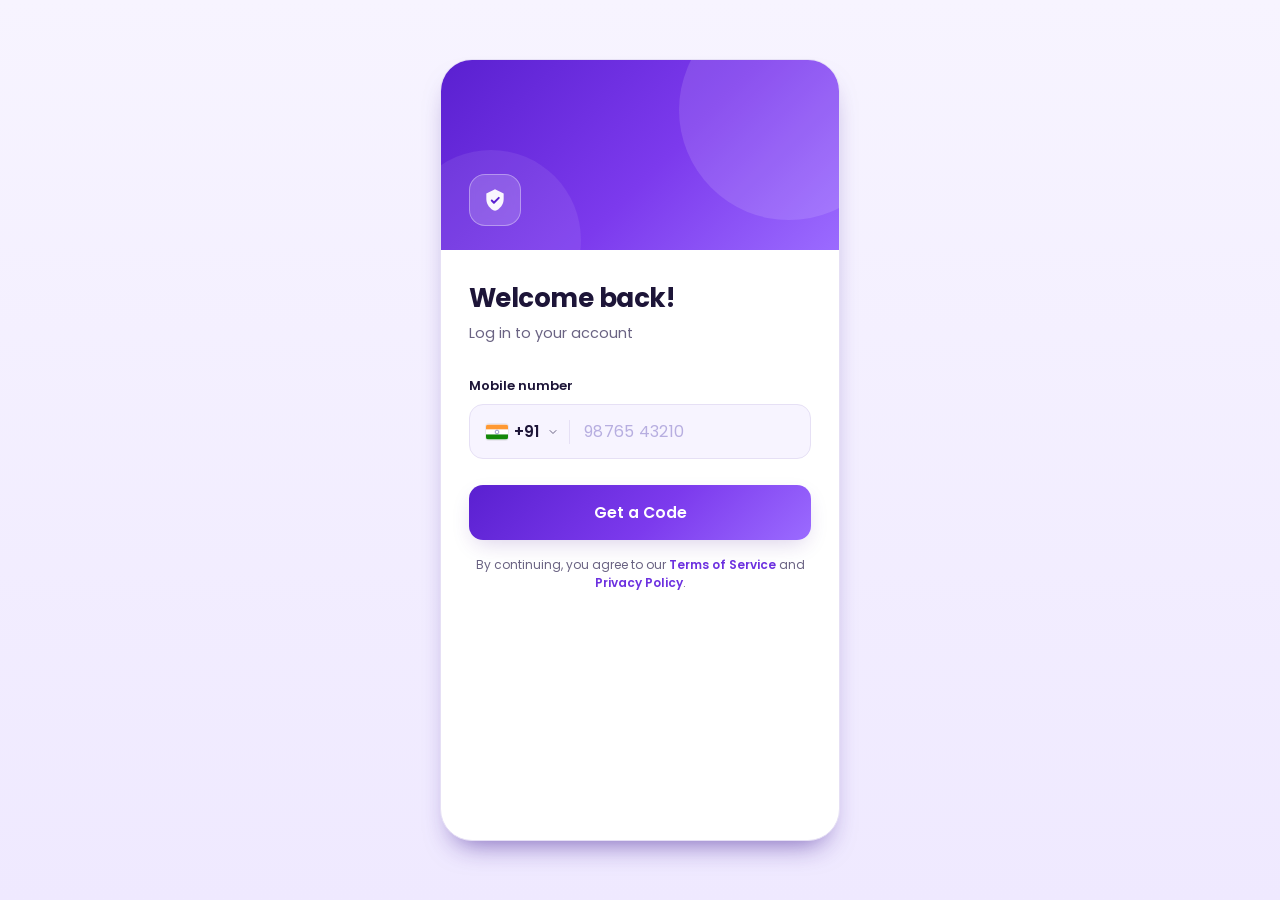
<file: index.html>
<!DOCTYPE html>
<html lang="en">
<head>
<meta charset="UTF-8" />
<meta name="viewport" content="width=device-width, initial-scale=1.0, maximum-scale=1, user-scalable=no" />
<title>Sign In</title>
<link rel="preconnect" href="https://fonts.googleapis.com">
<link rel="preconnect" href="https://fonts.gstatic.com" crossorigin>
<link href="https://fonts.googleapis.com/css2?family=Poppins:wght@400;500;600;700;800&family=Open+Sans:wght@400;500;600&display=swap" rel="stylesheet">
<link rel="stylesheet" href="style.css" />
</head>
<body>
  
  <div id="page-loader" class="page-loader" style="display: none;">
  <div class="spinner"></div>
</div>


<div class="phone-frame">
  <div class="screens">

    <!-- SCREEN 1: PHONE LOGIN -->
    <section class="screen" id="screen-phone" data-active="true">
      <div class="screen-top">
        <div class="brand-badge">
          <svg width="26" height="26" viewBox="0 0 24 24" fill="none" xmlns="http://www.w3.org/2000/svg">
            <path d="M12 2L4 6V11C4 16 7.5 20.5 12 22C16.5 20.5 20 16 20 11V6L12 2Z" fill="white" fill-opacity="0.95"/>
            <path d="M9 12.5L11 14.5L15.5 10" stroke="#5a20d0" stroke-width="1.8" stroke-linecap="round" stroke-linejoin="round"/>
          </svg>
        </div>
      </div>

      <div class="screen-body">
        <h1 class="title">Welcome back!</h1>
        <p class="subtitle">Log in to your account</p>

        <form id="phone-form" class="form" novalidate>
          <label class="field-label" for="phone-input">Mobile number</label>
          <div class="phone-row">
            <button type="button" class="country-select" id="country-select" aria-haspopup="listbox">
              <span class="flag" aria-hidden="true">
                <svg width="22" height="16" viewBox="0 0 36 24" xmlns="http://www.w3.org/2000/svg">
                  <rect width="36" height="8" y="0" fill="#FF9933"/>
                  <rect width="36" height="8" y="8" fill="#FFFFFF"/>
                  <rect width="36" height="8" y="16" fill="#138808"/>
                  <circle cx="18" cy="12" r="3" fill="none" stroke="#000080" stroke-width="0.6"/>
                </svg>
              </span>
              <span class="dial-code">+91</span>
              <svg class="chev" width="12" height="12" viewBox="0 0 24 24" fill="none"><path d="M6 9l6 6 6-6" stroke="currentColor" stroke-width="2" stroke-linecap="round" stroke-linejoin="round"/></svg>
            </button>
            <div class="divider-vert" aria-hidden="true"></div>
            <input
              type="tel"
              id="phone-input"
              class="phone-input"
              inputmode="numeric"
              placeholder="98765 43210"
              maxlength="10"
              autocomplete="tel-national"
              aria-label="Mobile number"
            />
          </div>
          <p class="field-error" id="phone-error" role="alert"></p>

          <button type="submit" class="btn-primary" id="send-otp-btn">
            <span class="btn-label">Get a Code</span>
            <span class="btn-spinner" aria-hidden="true"></span>
          </button>

          <p class="legal-text">
            By continuing, you agree to our <a href="#">Terms of Service</a> and <a href="#">Privacy Policy</a>.
          </p>
        </form>
      </div>
    </section>

    <!-- SCREEN 2: OTP VERIFICATION -->
    <section class="screen" id="screen-otp" data-active="false">
      <div class="screen-body">
        <button type="button" class="back-btn" id="back-btn" aria-label="Go back">
          <svg width="20" height="20" viewBox="0 0 24 24" fill="none"><path d="M15 18l-6-6 6-6" stroke="currentColor" stroke-width="2.2" stroke-linecap="round" stroke-linejoin="round"/></svg>
        </button>

        <h1 class="title">Enter authorization code</h1>
        <p class="subtitle">
          Enter the 6-digit code we sent to
          <span class="phone-chip" id="sent-to-number">+91 98765 43210</span>
        </p>

        <div class="otp-row" id="otp-row">
          <input type="text" inputmode="numeric" pattern="[0-9]*" maxlength="1" class="otp-box" data-index="0" autocomplete="one-time-code" />
          <input type="text" inputmode="numeric" pattern="[0-9]*" maxlength="1" class="otp-box" data-index="1" />
          <input type="text" inputmode="numeric" pattern="[0-9]*" maxlength="1" class="otp-box" data-index="2" />
          <input type="text" inputmode="numeric" pattern="[0-9]*" maxlength="1" class="otp-box" data-index="3" />
          <input type="text" inputmode="numeric" pattern="[0-9]*" maxlength="1" class="otp-box" data-index="4" />
          <input type="text" inputmode="numeric" pattern="[0-9]*" maxlength="1" class="otp-box" data-index="5" />
        </div>
        <p class="field-error" id="otp-error" role="alert"></p>

        <div class="resend-row">
          <span id="resend-static">Get new code in</span>
          <span class="resend-timer" id="resend-timer">24s</span>
          <button type="button" class="resend-btn" id="resend-btn" disabled>Resend code</button>
        </div>

        <button type="button" class="btn-primary" id="verify-btn" disabled>
          <span class="btn-label">Continue</span>
          <span class="btn-spinner" aria-hidden="true"></span>
        </button>

        <!-- On-screen numeric keypad -->
        <div class="keypad" id="keypad">
          <button type="button" class="key" data-key="1">1</button>
          <button type="button" class="key" data-key="2">2<span>ABC</span></button>
          <button type="button" class="key" data-key="3">3<span>DEF</span></button>
          <button type="button" class="key" data-key="4">4<span>GHI</span></button>
          <button type="button" class="key" data-key="5">5<span>JKL</span></button>
          <button type="button" class="key" data-key="6">6<span>MNO</span></button>
          <button type="button" class="key" data-key="7">7<span>PQRS</span></button>
          <button type="button" class="key" data-key="8">8<span>TUV</span></button>
          <button type="button" class="key" data-key="9">9<span>WXYZ</span></button>
          <button type="button" class="key key-empty" tabindex="-1" aria-hidden="true"></button>
          <button type="button" class="key" data-key="0">0</button>
          <button type="button" class="key key-del" data-key="del" aria-label="Delete">
            <svg width="22" height="22" viewBox="0 0 24 24" fill="none"><path d="M9 6h10a2 2 0 012 2v8a2 2 0 01-2 2H9l-6-6 6-6z" stroke="currentColor" stroke-width="1.8" stroke-linejoin="round"/><path d="M13 10l4 4M17 10l-4 4" stroke="currentColor" stroke-width="1.8" stroke-linecap="round"/></svg>
          </button>
        </div>
      </div>
    </section>

  </div>
</div>

<div class="toast" id="toast"></div>

<script src="script.js"></script>
</body>
</html>
</file>
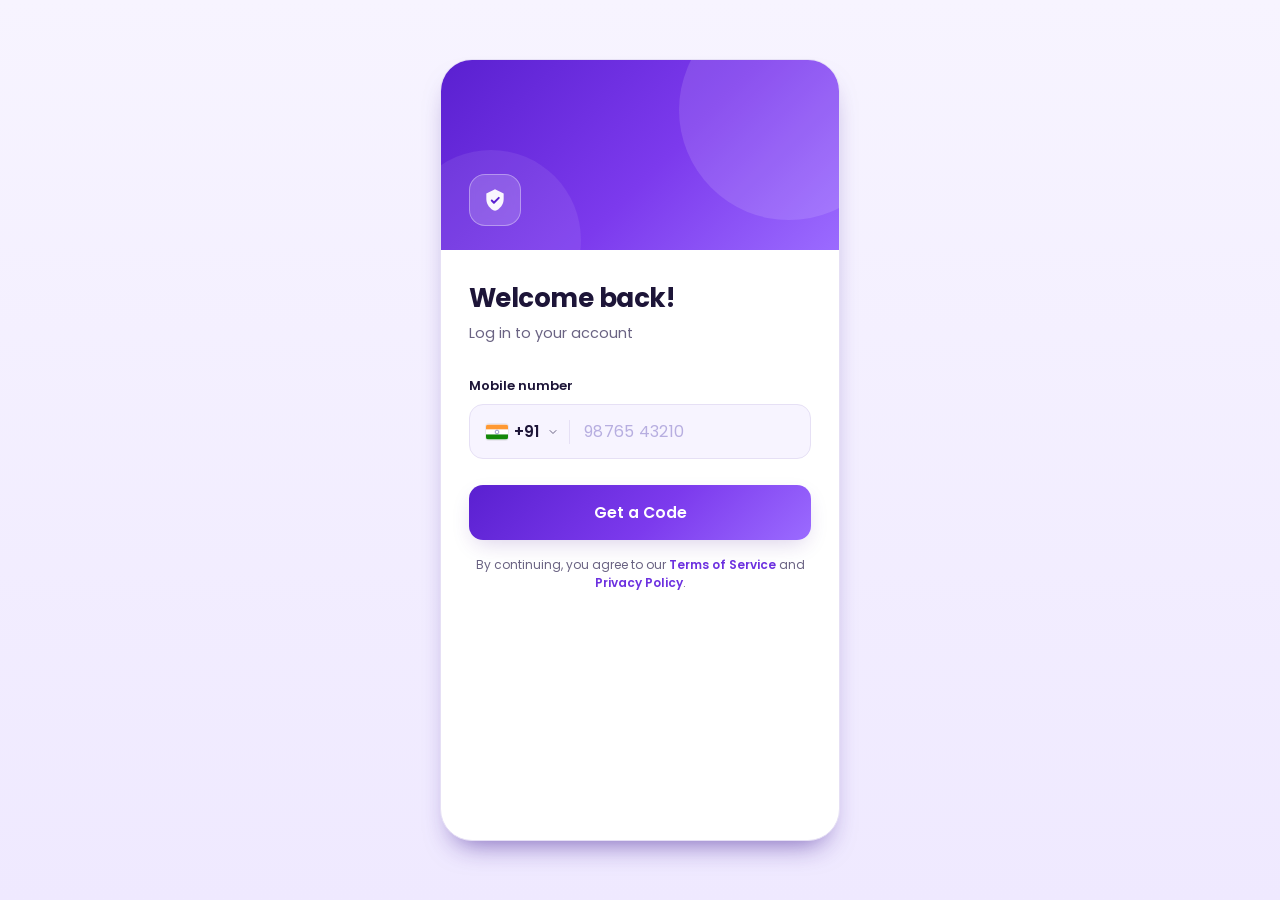
<file: my_profile/index.html>
<!DOCTYPE html>
<html lang="en">
<head>
  <meta charset="UTF-8">
  <meta name="viewport" content="width=device-width, initial-scale=1, viewport-fit=cover">
  <meta name="theme-color" content="#5a20d0">
  <title>Profile</title>
  <link rel="preconnect" href="https://fonts.googleapis.com">
  <link rel="preconnect" href="https://fonts.gstatic.com" crossorigin>
  <link href="https://fonts.googleapis.com/css2?family=Poppins:wght@400;500;600;700&display=swap" rel="stylesheet">
  <link rel="stylesheet" href="profile.css">
</head>
<body>

<!-- Icon sprite -->
<svg width="0" height="0" style="position:absolute" aria-hidden="true">
  <symbol id="i-close" viewBox="0 0 24 24"><path d="M6 6l12 12M18 6L6 18"/></symbol>
  <symbol id="i-pencil" viewBox="0 0 24 24"><path d="M4 20l1-4L16.5 4.5a2 2 0 013 3L8 19l-4 1z"/></symbol>
  <symbol id="i-plus" viewBox="0 0 24 24"><path d="M12 5v14M5 12h14"/></symbol>
  <symbol id="i-receipt" viewBox="0 0 24 24"><path d="M6 3h12v18l-3-2-3 2-3-2-3 2V3zM9 8h6M9 12h6"/></symbol>
  <symbol id="i-gift" viewBox="0 0 24 24"><path d="M4 11h16v9H4zM3 7h18v4H3zM12 7v13M12 7c-1-3-5-3-5-1s3 1 5 1zm0 0c1-3 5-3 5-1s-3 1-5 1z"/></symbol>
  <symbol id="i-chat" viewBox="0 0 24 24"><path d="M4 5h16v11H9l-5 4V5z"/><path d="M8.5 10.5h.01M12 10.5h.01M15.5 10.5h.01"/></symbol>
  <symbol id="i-shield" viewBox="0 0 24 24"><path d="M12 3l8 3v6c0 4.5-3.3 7.8-8 9-4.7-1.2-8-4.5-8-9V6l8-3z"/><path d="M8.5 12l2.5 2.5L15.5 10"/></symbol>
  <symbol id="i-gear" viewBox="0 0 24 24"><circle cx="12" cy="12" r="3"/><path d="M12 3v2.5M12 18.5V21M3 12h2.5M18.5 12H21M5.6 5.6l1.8 1.8M16.6 16.6l1.8 1.8M5.6 18.4l1.8-1.8M16.6 7.4l1.8-1.8"/></symbol>
  <symbol id="i-doc" viewBox="0 0 24 24"><path d="M6 3h8l4 4v14H6V3zM14 3v4h4M9 12h6M9 16h6"/></symbol>
  <symbol id="i-eye" viewBox="0 0 24 24"><path d="M2 12s3.5-6.5 10-6.5S22 12 22 12s-3.5 6.5-10 6.5S2 12 2 12z"/><circle cx="12" cy="12" r="3"/></symbol>
  <symbol id="i-star" viewBox="0 0 24 24"><path d="M12 3.5l2.6 5.4 5.9.8-4.3 4.1 1 5.9L12 17l-5.2 2.7 1-5.9L3.5 9.7l5.9-.8L12 3.5z"/></symbol>
  <symbol id="i-logout" viewBox="0 0 24 24"><path d="M10 4H5v16h5M14 8l4 4-4 4M18 12H9"/></symbol>
  <symbol id="i-chev" viewBox="0 0 24 24"><path d="M9 6l6 6-6 6"/></symbol>
  <symbol id="i-question" viewBox="0 0 24 24"><circle cx="12" cy="12" r="9"/><path d="M9.5 9.5a2.5 2.5 0 115 .5c0 1.5-2.5 2-2.5 3.5M12 17h.01"/></symbol>
</svg>

<main class="app">

  <!-- Header -->
  <header class="head">
    <div class="head__row">
      <a class="round-btn" href="index.html" aria-label="Close profile" data-ripple>
        <svg class="ico"><use href="#i-close"/></svg>
      </a>
      <a class="help-pill" href="help.html" data-ripple>
        <svg class="ico"><use href="#i-question"/></svg> Help?
      </a>
    </div>

    <div class="who">
      <a class="avatar" href="edit-profile.html" aria-label="Change photo">
        <img id="avatarImg" alt="Profile photo"
             src="https://api.dicebear.com/7.x/notionists/svg?seed=User&backgroundColor=d9ccfa">
        <span class="avatar__edit"><svg class="ico"><use href="#i-pencil"/></svg></span>
      </a>
      <div>
        <h1 class="who__name" id="userName">User</h1>
        <p class="who__phone" id="userPhone">+91 00000 00000</p>
      </div>
    </div>
  </header>

  <div class="content">

    <!-- Balance -->
    <section class="balance" aria-label="Wallet balance">
      <div class="balance__top">
        <div>
          <p class="balance__label">Balance</p>
          <p class="balance__amount" id="balTotal">₹0<small>.00</small></p>
        </div>
        <a class="btn-add" href="add-money.html" data-ripple data-light>
          <svg class="ico"><use href="#i-plus"/></svg> Add money
        </a>
      </div>
      <div class="balance__split">
        <div><p>Available</p><strong id="balAvail">₹0.00</strong></div>
        <div class="sep"><p>Reserved</p><strong id="balRes">₹0.00</strong></div>
        <a class="link-history" href="../history/history.html">History</a>
      </div>
    </section>

    <!-- Manage -->
    <section>
      <h2 class="group__title">Manage</h2>
      <ul class="menu">
        <li><a class="item" href="edit-profile.html" data-ripple>
          <span class="item__icon c-blue"><svg class="ico"><use href="#i-pencil"/></svg></span>
          <span class="item__label">Edit profile</span><svg class="ico item__chev"><use href="#i-chev"/></svg></a></li>
        <li><a class="item" href="../history/history.html" data-ripple>
          <span class="item__icon c-yellow"><svg class="ico"><use href="#i-receipt"/></svg></span>
          <span class="item__label">Transaction history</span><svg class="ico item__chev"><use href="#i-chev"/></svg></a></li>
        <li><a class="item" href="#" data-ripple>
          <span class="item__icon c-red"><svg class="ico"><use href="#i-gift"/></svg></span>
          <span class="item__label">Refer &amp; earn</span><svg class="ico item__chev"><use href="#i-chev"/></svg></a></li>
      </ul>
    </section>

    <!-- Support -->
    <section>
      <h2 class="group__title">Support &amp; settings</h2>
      <ul class="menu">
        <li><a class="item" href="../support/support.html" data-ripple>
          <span class="item__icon c-blue"><svg class="ico"><use href="#i-chat"/></svg></span>
          <span class="item__label">Help &amp; support</span><svg class="ico item__chev"><use href="#i-chev"/></svg></a></li>
        <li><a class="item" href="#" data-ripple>
          <span class="item__icon c-green"><svg class="ico"><use href="#i-shield"/></svg></span>
          <span class="item__label">Security</span><svg class="ico item__chev"><use href="#i-chev"/></svg></a></li>
        <li><a class="item" href="settings.html" data-ripple>
          <span class="item__icon c-purple"><svg class="ico"><use href="#i-gear"/></svg></span>
          <span class="item__label">Settings</span><svg class="ico item__chev"><use href="#i-chev"/></svg></a></li>
      </ul>
    </section>

    <!-- Policies -->
    <section>
      <h2 class="group__title">Review &amp; policy</h2>
      <ul class="menu">
        <li><a class="item" href="terms.html" data-ripple>
          <span class="item__icon c-cyan"><svg class="ico"><use href="#i-doc"/></svg></span>
          <span class="item__label">Terms &amp; conditions</span><svg class="ico item__chev"><use href="#i-chev"/></svg></a></li>
        <li><a class="item" href="privacy.html" data-ripple>
          <span class="item__icon c-orange"><svg class="ico"><use href="#i-eye"/></svg></span>
          <span class="item__label">Privacy policy</span><svg class="ico item__chev"><use href="#i-chev"/></svg></a></li>
        <li><a class="item" href="refund.html" data-ripple>
          <span class="item__icon c-indigo"><svg class="ico"><use href="#i-receipt"/></svg></span>
          <span class="item__label">Refund policy</span><svg class="ico item__chev"><use href="#i-chev"/></svg></a></li>
        <li><a class="item" href="rate.html" data-ripple>
          <span class="item__icon c-amber"><svg class="ico"><use href="#i-star"/></svg></span>
          <span class="item__label">Rate &amp; review</span><svg class="ico item__chev"><use href="#i-chev"/></svg></a></li>
      </ul>
    </section>

    <!-- Account -->
    <section>
      <h2 class="group__title">Account</h2>
      <ul class="menu">
        <li><button class="item item--danger" id="logoutBtn" type="button" style="width:100%;text-align:left" data-ripple>
          <span class="item__icon"><svg class="ico"><use href="#i-logout"/></svg></span>
          <span class="item__label">Log out</span></button></li>
      </ul>
    </section>

    <p class="version">My Recharge App</p>
  </div>
</main>

<!-- Logout confirm -->
<div class="modal" id="logoutModal" role="dialog" aria-modal="true" aria-labelledby="lgTitle">
  <div class="modal__box">
    <h2 id="lgTitle">Log out?</h2>
    <p>You will need to sign in again to recharge or view your wallet.</p>
    <div class="modal__actions">
      <button class="btn-cancel" id="lgCancel" type="button">Stay signed in</button>
      <button class="btn-confirm" id="lgOk" type="button">Log out</button>
    </div>
  </div>
</div>

<div class="toast" id="toast" role="status" aria-live="polite"></div>

<script>
(async function () {
  'use strict';

  // আপনার Render-এর আসল লিংকটি এখানে বসান
  const API_BASE = "https://reacharge-app-backend.onrender.com";

  // HTML এলিমেন্টগুলো সিলেক্ট করা
  const userNameEl = document.getElementById('userName');
  const userPhoneEl = document.getElementById('userPhone');
  const avatarImg = document.getElementById('avatarImg');
  const balTotal = document.getElementById('balTotal');
  const balAvail = document.getElementById('balAvail');
  const balRes = document.getElementById('balRes');

  // লোকাল স্টোরেজ থেকে ডেটা নেওয়া
  const token = localStorage.getItem('authToken');
  const phone = localStorage.getItem('userPhone');

  // টোকেন না থাকলে লগইন পেজে পাঠিয়ে দেবে (পাথটি আপনার প্রজেক্ট অনুযায়ী ঠিক করে নেবেন)
  if (!token) {
    window.location.href = '../index.html';
    return;
  }

  // ১. ব্যাকএন্ড থেকে ইউজারের আসল ডেটা ফেচ করা
  try {
    const response = await fetch(`${API_BASE}/api/dashboard/user-info`, {
      method: 'GET',
      headers: {
        'Authorization': `Bearer ${token}`,
        'Content-Type': 'application/json'
      }
    });

    if (!response.ok) throw new Error('Failed to fetch user data');

    const data = await response.json();
    
    const realName = (data.name && data.name !== "Customer") ? data.name : "Valued Customer";
    const realBalance = Number(data.balance || 0);
    const reserved = 0; // যদি ভবিষ্যতে রিজার্ভ ব্যালেন্সের লজিক থাকে
    const available = Math.max(realBalance - reserved, 0);

    // টাকার অ্যামাউন্ট ফরম্যাট করার ফাংশন
    const fmt = (n) => Number(n).toLocaleString('en-IN', { minimumFractionDigits: 2, maximumFractionDigits: 2 });
    const parts = fmt(realBalance).split('.');

    // ২. HTML-এ ডেটা আপডেট করা
    if (userNameEl) userNameEl.textContent = realName;
    if (userPhoneEl) userPhoneEl.textContent = phone ? '+91 ' + phone : '+91 00000 00000';
    
    if (avatarImg) {
      avatarImg.src = 'https://api.dicebear.com/7.x/notionists/svg?backgroundColor=d9ccfa&seed=' + encodeURIComponent(realName);
    }

    if (balTotal) balTotal.innerHTML = '₹' + parts[0] + '<small>.' + parts[1] + '</small>';
    if (balAvail) balAvail.textContent = '₹' + fmt(available);
    if (balRes) balRes.textContent   = '₹' + fmt(reserved);

  } catch (error) {
    console.error('Error fetching profile data:', error);
    if (userNameEl) userNameEl.textContent = 'Valued Customer';
    if (userPhoneEl && phone) userPhoneEl.textContent = '+91 ' + phone;
  }

  // ৩. Tap ripple ইফেক্ট (বাটনে ক্লিক করলে সুন্দর এনিমেশন)
  document.addEventListener('pointerdown', function (e) {
    var el = e.target.closest('[data-ripple]');
    if (!el) return;
    var r = el.getBoundingClientRect(), size = Math.max(r.width, r.height) * 2;
    var s = document.createElement('span');
    s.className = 'ripple' + (el.hasAttribute('data-light') ? ' ripple--light' : '');
    s.style.cssText = 'width:' + size + 'px;height:' + size + 'px;left:' + (e.clientX - r.left - size / 2) +
                      'px;top:' + (e.clientY - r.top - size / 2) + 'px';
    el.appendChild(s);
    setTimeout(function () { s.remove(); }, 600);
  });

  // ৪. লগআউট লজিক
  var modal = document.getElementById('logoutModal');
  var toast = document.getElementById('toast');
  var logoutBtn = document.getElementById('logoutBtn');
  var lgCancel = document.getElementById('lgCancel');
  var lgOk = document.getElementById('lgOk');
  
  if (logoutBtn) logoutBtn.onclick = function () { modal.classList.add('is-open'); };
  if (lgCancel) lgCancel.onclick  = function () { modal.classList.remove('is-open'); };
  
  if (modal) {
    modal.addEventListener('click', function (e) { if (e.target === modal) modal.classList.remove('is-open'); });
  }
  document.addEventListener('keydown', function (e) { if (e.key === 'Escape' && modal) modal.classList.remove('is-open'); });

  if (lgOk) {
    lgOk.onclick = function () {
      localStorage.removeItem('authToken');
      localStorage.removeItem('userPhone');
      
      if (modal) modal.classList.remove('is-open');
      if (toast) {
        toast.textContent = 'Logged out successfully';
        toast.classList.add('is-visible');
      }
      
      // লগইন পেজে রিডাইরেক্ট
      setTimeout(function () { window.location.href = '/index.html'; }, 700);
    };
  }
})();

</script>
</body>
</html>
</file>
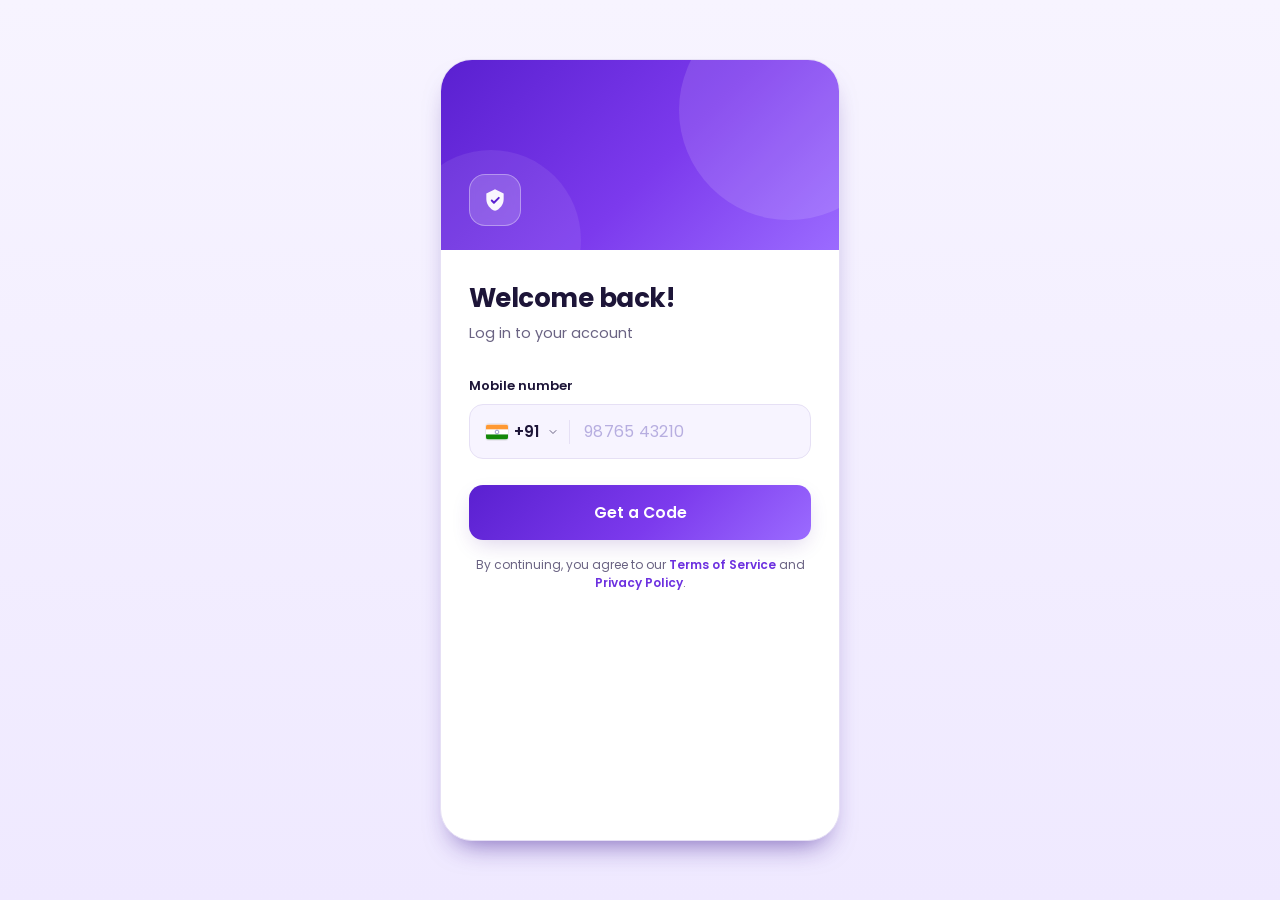
<file: portal/index.html>
<!DOCTYPE html>
<html lang="en">
<head>
  <meta charset="UTF-8">
  <meta name="viewport" content="width=device-width, initial-scale=1, viewport-fit=cover">
  <meta name="theme-color" content="#6d31e0">
  <title>CSM Pay</title>

  <link rel="preconnect" href="https://fonts.googleapis.com">
  <link rel="preconnect" href="https://fonts.gstatic.com" crossorigin>
  <link href="https://fonts.googleapis.com/css2?family=Poppins:wght@400;500;600;700&display=swap" rel="stylesheet">
  <link rel="stylesheet" href="style.css">
</head>
<body>
  <div class="app">

    <!-- 1. HEADER -->
    <header class="topbar">
      <div class="topbar__row">
        <div class="brand">
          <!-- Logo placeholder. Recommended size: 80x80 px, transparent PNG or SVG -->
          <img class="brand__logo" src="logo.jpg" alt="My Recharge App logo" width="40" height="40">
          <span class="brand__name">My Recharge App</span>
        </div>
        <div class="topbar__actions">
          <button class="icon-btn" type="button" data-action="offers" data-ripple aria-label="Offers and promotions">
            <svg class="ico" viewBox="0 0 24 24" aria-hidden="true"><path d="M19 5L5 19"/><circle cx="7" cy="7" r="2.3"/><circle cx="17" cy="17" r="2.3"/></svg>
          </button>
          <!-- Profile Menu Wrapper -->
<div class="profile-menu-wrap" style="position: relative;">
  <button class="icon-btn" id="profileBtn" type="button" data-ripple aria-label="Profile">
    <svg class="ico" viewBox="0 0 24 24" aria-hidden="true"><circle cx="12" cy="8" r="4"/><path d="M4 21c0-4 3.6-7 8-7s8 3 8 7"/></svg>
  </button>

  <!-- Dropdown Menu -->
  <div class="profile-dropdown" id="profileDropdown">
    <a href="../my_profile/index.html" class="dropdown-item">Profile</a>
    <button id="logoutBtn" class="dropdown-item text-danger">Logout</button>
  </div>
</div>

        </div>
      </div>

      <div class="greeting">
  <p class="greeting__hello">Welcome Back!</p>
  <!-- [Customer Name] এর জায়গায় id="userName" যোগ করুন -->
  <p class="greeting__name" id="userName">Loading...</p> 
</div>
    </header>

    <main class="content">

      <!-- 2. HERO BANNER -->
      <section class="hero" aria-label="Announcements and offers">
        <div class="hero__track" id="heroTrack">

          <article class="slide slide--primary">
            <div class="slide__copy">
              <span class="status-pill"><span class="status-pill__dot"></span>All Services Fully Operational</span>
              <h2 class="slide__title">Instant Digital Recharges Made Simple</h2>
              <p class="slide__text">Recharge any operator in seconds, at any time of day.</p>
            </div>

            <div class="phone-wrap">
              <div class="phone" aria-hidden="true">
                <div class="phone__screen">
                  <div class="phone__check">
                    <svg class="ico" viewBox="0 0 24 24"><path d="M5 12.5l4.5 4.5L19 7.5"/></svg>
                  </div>
                  <p class="phone__status">Recharge Successful</p>
                  <p class="phone__amount">₹239</p>
                  <p class="phone__meta">Prepaid Plan</p>
                  <span class="phone__done">Done</span>
                </div>
              </div>
              <div class="seal">
                <svg class="ico" viewBox="0 0 24 24" aria-hidden="true"><path d="M12 3l7.5 3v5.5c0 4.5-3.2 8.2-7.5 9.5-4.3-1.3-7.5-5-7.5-9.5V6L12 3z"/><path d="M8.8 12l2.4 2.4 4-4.4"/></svg>
                <span>100% Safe<br>&amp; Secure</span>
              </div>
            </div>

            <ul class="slide__features">
              <li>
                <svg class="ico" viewBox="0 0 24 24" aria-hidden="true"><path d="M13 2L4.5 13.5H11L10 22l8.5-11.5H12L13 2z"/></svg>
                Instant Recharge
              </li>
              <li>
                <svg class="ico" viewBox="0 0 24 24" aria-hidden="true"><rect x="5" y="11" width="14" height="10" rx="2.5"/><path d="M8 11V8a4 4 0 018 0v3"/></svg>
                Secure Payments
              </li>
              <li>
                <svg class="ico" viewBox="0 0 24 24" aria-hidden="true"><circle cx="12" cy="12" r="9"/><path d="M12 7v5l3 2"/></svg>
                24/7 Service
              </li>
              <li>
                <svg class="ico" viewBox="0 0 24 24" aria-hidden="true"><path d="M4 15a8 8 0 1116 0"/><path d="M12 15l4-4"/></svg>
                Fast &amp; Reliable
              </li>
            </ul>
          </article>

          <article class="slide slide--offer">
            <div class="slide__copy">
              <h2 class="slide__title">Top up once, recharge in a tap</h2>
              <p class="slide__text">Keep your wallet funded for faster checkout on every recharge.</p>
              <button class="btn btn--primary btn--sm" type="button" data-action="add-money" data-ripple>Add Money</button>
            </div>
            <!-- Offer artwork placeholder. Recommended size: 240x240 px -->
            <img class="slide__art" src="
           jio.jpg" alt="Wallet offer illustration" width="110" height="110">
          </article>

        </div>
        <div class="hero__dots" id="heroDots">
          <button class="hero__dot is-active" type="button" aria-label="Show announcement 1"></button>
          <button class="hero__dot" type="button" aria-label="Show announcement 2"></button>
        </div>
      </section>

      <!-- 3. WALLET -->
      <section class="wallet card" aria-label="Wallet">
        <div class="wallet__icon">
          <svg class="ico" viewBox="0 0 24 24" aria-hidden="true"><path d="M12 3l9 4.5-9 4.5-9-4.5L12 3z"/><path d="M3 12l9 4.5 9-4.5"/><path d="M3 16.5L12 21l9-4.5"/></svg>
        </div>
        <div class="wallet__info">
          <p class="wallet__label">Wallet Balance</p>
          <p class="wallet__amount">
            <span id="balanceValue" data-value="0.00">Loading...</span>

            <button class="eye-btn" id="toggleBalance" type="button" aria-pressed="false" aria-label="Hide balance">
              <svg class="ico eye-open" viewBox="0 0 24 24" aria-hidden="true"><path d="M2 12s3.6-7 10-7 10 7 10 7-3.6 7-10 7S2 12 2 12z"/><circle cx="12" cy="12" r="3"/></svg>
              <svg class="ico eye-closed" viewBox="0 0 24 24" aria-hidden="true"><path d="M3 3l18 18"/><path d="M10.6 5.1A9.8 9.8 0 0112 5c6.4 0 10 7 10 7a17 17 0 01-3.2 4.2M6.6 6.6C3.7 8.4 2 12 2 12s3.6 7 10 7c1.7 0 3.2-.4 4.5-1"/><path d="M9.9 9.9a3 3 0 004.2 4.2"/></svg>
            </button>
          </p>
        </div>
        <button class="btn btn--primary" type="button" data-action="add-money" data-ripple>
          <svg class="ico" viewBox="0 0 24 24" aria-hidden="true"><circle cx="12" cy="12" r="9"/><path d="M12 8v8M8 12h8"/></svg>
          Add Money
        </button>
      </section>

      <!-- 4. SUPPORT BANNER -->
      <button class="support" type="button" data-action="support" data-ripple="dark">
        <span class="support__icon">
          <svg class="ico" viewBox="0 0 24 24" aria-hidden="true"><path d="M21 12a8 8 0 01-11.6 7.1L4 20l1.2-4.4A8 8 0 1121 12z"/><path d="M8.5 11h7M8.5 14h4"/></svg>
        </span>
        <span class="support__text">Need help? Let's connect with our dedicated support team.</span>
        <svg class="ico support__chevron" viewBox="0 0 24 24" aria-hidden="true"><path d="M9 5l7 7-7 7"/></svg>
      </button>

      <!-- 5. QUICK PAY SERVICES -->
      <section class="quickpay" aria-labelledby="quickpayTitle">
        <h2 class="section-title" id="quickpayTitle">Quick Pay Services</h2>

        <div class="field" id="numberField">
          <span class="field__prefix">+91</span>
          <input class="field__input" id="mobileNumber" type="tel" inputmode="numeric" autocomplete="tel-national" placeholder="Enter 10 digits" aria-describedby="numberHint">
          <label class="field__label" for="mobileNumber">Mobile number</label>
          <span class="field__status" aria-hidden="true">
            <svg class="ico" viewBox="0 0 24 24"><path d="M5 12.5l4.5 4.5L19 7.5"/></svg>
          </span>
        </div>
        <p class="field__hint" id="numberHint" role="status">Enter a 10-digit mobile number</p>

        <h3 class="subtitle">Choose a service provider</h3>
        <!--
          Logo placeholders. Recommended size: 96x96 px, transparent PNG or SVG.
          Replace each src="placeholder.png" with the real logo path.
        -->
        <div class="operators" role="group" aria-label="Service providers">
          <button class="op" type="button" data-operator="Prepaid" data-ripple="dark" aria-pressed="false">
            <span class="op__logo"><img src="prepaid.jpg" alt="Prepaid recharge logo" width="52" height="52"></span>
            <span class="op__name">Prepaid</span>
          </button>
          <button class="op" type="button" data-operator="Airtel" data-ripple="dark" aria-pressed="false">
            <span class="op__logo"><img src="airtel.jpg" alt="Airtel logo" width="52" height="52"></span>
            <span class="op__name">Airtel</span>
          </button>
          <button class="op" type="button" data-operator="BSNL" data-ripple="dark" aria-pressed="false">
            <span class="op__logo"><img src="bsnl.jpg" alt="BSNL logo" width="52" height="52"></span>
            <span class="op__name">BSNL</span>
          </button>
          <button class="op" type="button" data-operator="Jio" data-ripple="dark" aria-pressed="false">
            <span class="op__logo"><img src="jio.jpg" alt="Jio logo" width="52" height="52"></span>
            <span class="op__name">Jio</span>
          </button>
          <button class="op" type="button" data-operator="MTNL" data-ripple="dark" aria-pressed="false">
            <span class="op__logo"><img src="mtnl.jpg" alt="MTNL logo" width="52" height="52"></span>
            <span class="op__name">MTNL</span>
          </button>
          <button class="op" type="button" data-operator="Vi" data-ripple="dark" aria-pressed="false">
            <span class="op__logo"><img src="vi.jpg" alt="Vi logo" width="52" height="52"></span>
            <span class="op__name">Vi</span>
          </button>
        </div>

        <button class="btn btn--primary btn--block" id="continueBtn" type="button" data-ripple disabled>
          <span id="continueLabel">Enter mobile number</span>
        </button>
      </section>
    </main>

    <!-- 6. BOTTOM NAVIGATION -->
    <nav class="bottom-nav" aria-label="Primary">
      <!-- Set a real href (for example href="history.html") later and the link will navigate normally. -->
      <a class="nav__item is-active" href="#" aria-current="page" data-ripple>
        <svg class="ico" viewBox="0 0 24 24" aria-hidden="true"><path d="M3.5 11L12 4l8.5 7"/><path d="M6 9.5V20h12V9.5"/><path d="M10 20v-5h4v5"/></svg>
        <span>Home</span>
      </a>
      <a class="nav__item" href="../history/history.html" data-ripple>
        <svg class="ico" viewBox="0 0 24 24" aria-hidden="true"><path d="M3.5 12a8.5 8.5 0 102.6-6.1L3.5 8.5"/><path d="M3.5 4v4.5H8"/><path d="M12 8v4.5l3 1.8"/></svg>
        <span>History</span>
      </a>
      <a class="nav__item" href="../support/support.html" data-ripple>
        <svg class="ico" viewBox="0 0 24 24" aria-hidden="true"><path d="M4 14v-2a8 8 0 0116 0v2"/><rect x="3" y="14" width="4.5" height="6" rx="2"/><rect x="16.5" y="14" width="4.5" height="6" rx="2"/><path d="M19 20c0 1.2-1.5 2-4 2h-2"/></svg>
        <span>Support</span>
      </a>
      <a class="nav__item" href="../setting/setting.html" data-ripple>
        <svg class="ico" viewBox="0 0 24 24" aria-hidden="true"><path d="M4 7h10M18 7h2M4 17h2M10 17h10"/><circle cx="16" cy="7" r="2.2"/><circle cx="8" cy="17" r="2.2"/></svg>
        <span>Settings</span>
      </a>
    </nav>

    <div class="toast" id="toast" role="status" aria-live="polite"></div>
  </div>
   <script src="profileCheck.js"></script>

  <script src="script.js"></script>
</body>
</html>
</file>
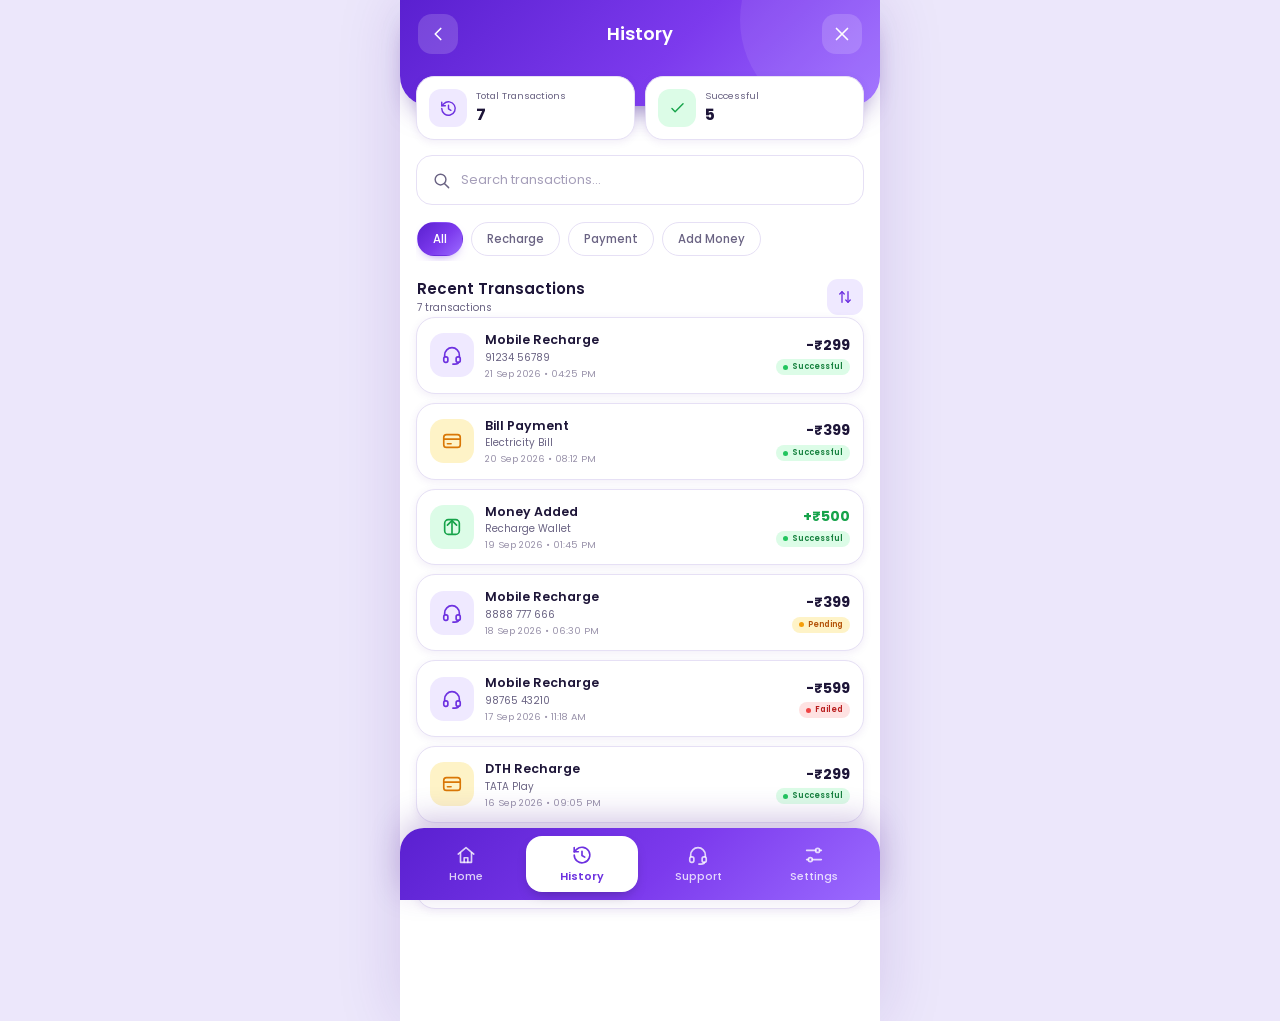
<file: history/history.html>
<!DOCTYPE html>
<html lang="en">
<head>
  <meta charset="UTF-8">
  <meta name="viewport" content="width=device-width, initial-scale=1.0">

  <title>History | My Recharge App</title>

  <link rel="preconnect" href="https://fonts.googleapis.com">
  <link rel="preconnect" href="https://fonts.gstatic.com" crossorigin>

  <link
    href="https://fonts.googleapis.com/css2?family=Poppins:wght@400;500;600;700&display=swap"
    rel="stylesheet"
  >

  <link rel="stylesheet" href="history.css">
</head>

<body>

  <div class="app">

    <!-- =========================
         HEADER
    ========================== -->
    <header class="history-topbar">

      <div class="history-topbar__row">

        <a
          href="/portal/index.html"
          class="icon-btn"
          data-ripple
          aria-label="Back to Home"
        >
          <svg class="ico" viewBox="0 0 24 24" aria-hidden="true">
            <path d="M15 18l-6-6 6-6"/>
          </svg>
        </a>

        <h1>History</h1>

        <button
          class="icon-btn"
          id="clearSearch"
          data-ripple
          aria-label="Clear search"
          type="button"
        >
          <svg class="ico" viewBox="0 0 24 24" aria-hidden="true">
            <path d="M6 6l12 12"/>
            <path d="M18 6L6 18"/>
          </svg>
        </button>

      </div>

    </header>


    <!-- =========================
         MAIN CONTENT
    ========================== -->
    <main class="history-content">

      <!-- =========================
           SUMMARY
      ========================== -->
      <section class="history-summary">

        <div class="summary-card">

          <div class="summary-card__icon">
            <svg class="ico" viewBox="0 0 24 24" aria-hidden="true">
              <path d="M3.5 12a8.5 8.5 0 102.6-6.1L3.5 8.5"/>
              <path d="M3.5 4v4.5H8"/>
              <path d="M12 8v4.5l3 1.8"/>
            </svg>
          </div>

          <div>
            <span>Total Transactions</span>
            <strong id="totalTransactions">0</strong>
          </div>

        </div>


        <div class="summary-card">

          <div class="summary-card__icon summary-card__icon--green">
            <svg class="ico" viewBox="0 0 24 24" aria-hidden="true">
              <path d="M5 12l4 4L19 6"/>
            </svg>
          </div>

          <div>
            <span>Successful</span>
            <strong id="successfulTransactions">0</strong>
          </div>

        </div>

      </section>


      <!-- =========================
           SEARCH
      ========================== -->
      <section class="history-search">

        <div class="search-box">

          <svg class="ico search-box__icon" viewBox="0 0 24 24" aria-hidden="true">
            <circle cx="10.8" cy="10.8" r="6.8"/>
            <path d="m16 16 5 5"/>
          </svg>

          <input
            type="search"
            id="historySearch"
            placeholder="Search transactions..."
            autocomplete="off"
          >

          <button
            type="button"
            id="searchClear"
            class="search-clear"
            aria-label="Clear search"
          >
            <svg class="ico" viewBox="0 0 24 24">
              <path d="M6 6l12 12"/>
              <path d="M18 6L6 18"/>
            </svg>
          </button>

        </div>

      </section>


      <!-- =========================
           FILTERS
      ========================== -->
      <section class="filter-section">

        <div class="filter-scroll">

          <button
            class="filter-btn is-active"
            data-filter="all"
            type="button"
          >
            All
          </button>

          <button
            class="filter-btn"
            data-filter="recharge"
            type="button"
          >
            Recharge
          </button>

          <button
            class="filter-btn"
            data-filter="payment"
            type="button"
          >
            Payment
          </button>

          <button
            class="filter-btn"
            data-filter="add-money"
            type="button"
          >
            Add Money
          </button>

        </div>

      </section>


      <!-- =========================
           HISTORY LIST
      ========================== -->
      <section class="history-section">

        <div class="history-heading">

          <div>
            <h2>Recent Transactions</h2>
            <p id="resultText">Your latest activity</p>
          </div>

          <button
            class="sort-btn"
            id="sortButton"
            type="button"
            data-ripple
            aria-label="Sort transactions"
          >
            <svg class="ico" viewBox="0 0 24 24">
              <path d="M8 5v14"/>
              <path d="m5 8 3-3 3 3"/>
              <path d="M16 19V5"/>
              <path d="m13 16 3 3 3-3"/>
            </svg>
          </button>

        </div>


        <!-- Dynamic history list -->
        <div
          class="history-list"
          id="historyList"
        ></div>


        <!-- Empty state -->
        <div
          class="empty-history"
          id="emptyHistory"
          hidden
        >

          <div class="empty-history__image">

            <svg viewBox="0 0 180 160" aria-hidden="true">

              <rect
                x="36"
                y="27"
                width="108"
                height="104"
                rx="18"
                fill="#efe9ff"
              />

              <rect
                x="52"
                y="45"
                width="76"
                height="10"
                rx="5"
                fill="#d9ccfa"
              />

              <rect
                x="52"
                y="68"
                width="60"
                height="9"
                rx="4"
                fill="#d9ccfa"
              />

              <rect
                x="52"
                y="89"
                width="68"
                height="9"
                rx="4"
                fill="#d9ccfa"
              />

              <circle
                cx="127"
                cy="119"
                r="25"
                fill="#7c3aed"
              />

              <path
                d="M119 119h16"
                stroke="#fff"
                stroke-width="4"
                stroke-linecap="round"
              />

              <path
                d="M127 111v16"
                stroke="#fff"
                stroke-width="4"
                stroke-linecap="round"
              />

            </svg>

          </div>

          <h3>No History Found</h3>

          <p>
            Your recharge and payment transactions
            will appear here.
          </p>

        </div>

      </section>

    </main>


    <!-- =========================
         BOTTOM NAVIGATION
    ========================== -->
    <nav class="bottom-nav" aria-label="Primary">

      <!-- HOME -->
      <a
        class="nav__item"
        href="/portal/index.html"
        data-ripple
      >
        <svg class="ico" viewBox="0 0 24 24" aria-hidden="true">
          <path d="M3.5 11L12 4l8.5 7"/>
          <path d="M6 9.5V20h12V9.5"/>
          <path d="M10 20v-5h4v5"/>
        </svg>

        <span>Home</span>
      </a>


      <!-- HISTORY ACTIVE -->
      <a
        class="nav__item is-active"
        href="history.html"
        aria-current="page"
        data-ripple
      >
        <svg class="ico" viewBox="0 0 24 24" aria-hidden="true">
          <path d="M3.5 12a8.5 8.5 0 102.6-6.1L3.5 8.5"/>
          <path d="M3.5 4v4.5H8"/>
          <path d="M12 8v4.5l3 1.8"/>
        </svg>

        <span>History</span>
      </a>


      <!-- SUPPORT -->
      <a
        class="nav__item"
        href="../support/support.html"
        data-ripple
      >
        <svg class="ico" viewBox="0 0 24 24" aria-hidden="true">
          <path d="M4 14v-2a8 8 0 0116 0v2"/>
          <rect x="3" y="14" width="4.5" height="6" rx="2"/>
          <rect x="16.5" y="14" width="4.5" height="6" rx="2"/>
          <path d="M19 20c0 1.2-1.5 2-4 2h-2"/>
        </svg>

        <span>Support</span>
      </a>


      <!-- SETTINGS -->
      <a
        class="nav__item"
        href="../setting/setting.html"
        data-ripple
      >
        <svg class="ico" viewBox="0 0 24 24" aria-hidden="true">
          <path d="M4 7h10M18 7h2M4 17h2M10 17h10"/>
          <circle cx="16" cy="7" r="2.2"/>
          <circle cx="8" cy="17" r="2.2"/>
        </svg>

        <span>Settings</span>
      </a>

    </nav>

  </div>


  <script src="history.js"></script>

</body>
</html>
</file>
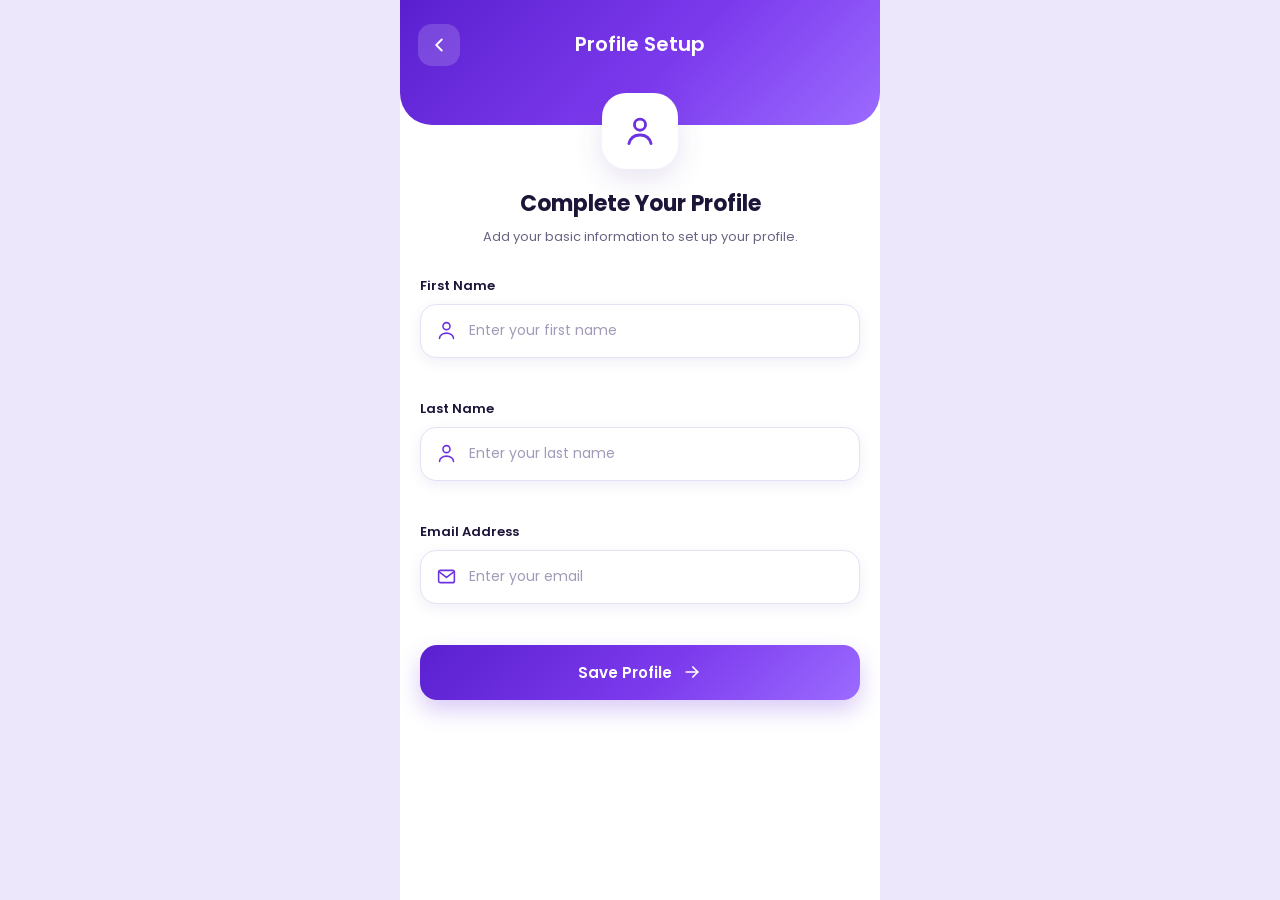
<file: profile_setup/profile.html>
<!DOCTYPE html>
<html lang="en">
<head>
  <meta charset="UTF-8">
  <meta name="viewport" content="width=device-width, initial-scale=1.0">

  <title>Profile Setup</title>

  <link rel="preconnect" href="https://fonts.googleapis.com">
  <link rel="preconnect" href="https://fonts.gstatic.com" crossorigin>
  <link href="https://fonts.googleapis.com/css2?family=Poppins:wght@400;500;600;700&display=swap" rel="stylesheet">

  <link rel="stylesheet" href="profile.css">
</head>

<body>

  <main class="app">

    <!-- Header -->
    <header class="topbar">
      <a href="/portal/index.html" class="back-btn" aria-label="Go Back">
        <svg viewBox="0 0 24 24" fill="none">
          <path d="M15 18L9 12L15 6"
                stroke="currentColor"
                stroke-width="2"
                stroke-linecap="round"
                stroke-linejoin="round"/>
        </svg>
      </a>

      <h1>Profile Setup</h1>
    </header>


    <!-- Profile Form -->
    <section class="profile-section">

      <div class="profile-icon">
        <svg viewBox="0 0 24 24" fill="none">
          <circle cx="12" cy="8" r="3.5"
                  stroke="currentColor"
                  stroke-width="1.8"/>
          <path d="M5 20C5.8 16.5 8.1 14.5 12 14.5C15.9 14.5 18.2 16.5 19 20"
                stroke="currentColor"
                stroke-width="1.8"
                stroke-linecap="round"/>
        </svg>
      </div>

      <h2>Complete Your Profile</h2>

      <p class="subtitle">
        Add your basic information to set up your profile.
      </p>


      <form id="profileForm">

        <!-- First Name -->
        <div class="form-group">
          <label for="firstName">First Name</label>

          <div class="input-box">
            <svg viewBox="0 0 24 24" fill="none">
              <path d="M20 21C20 17.7 16.4 15 12 15C7.6 15 4 17.7 4 21"
                    stroke="currentColor"
                    stroke-width="1.8"
                    stroke-linecap="round"/>
              <circle cx="12" cy="7" r="4"
                      stroke="currentColor"
                      stroke-width="1.8"/>
            </svg>

            <input
              type="text"
              id="firstName"
              placeholder="Enter your first name"
              autocomplete="given-name"
            >
          </div>

          <small class="error" id="firstNameError"></small>
        </div>


        <!-- Last Name -->
        <div class="form-group">
          <label for="lastName">Last Name</label>

          <div class="input-box">
            <svg viewBox="0 0 24 24" fill="none">
              <path d="M20 21C20 17.7 16.4 15 12 15C7.6 15 4 17.7 4 21"
                    stroke="currentColor"
                    stroke-width="1.8"
                    stroke-linecap="round"/>
              <circle cx="12" cy="7" r="4"
                      stroke="currentColor"
                      stroke-width="1.8"/>
            </svg>

            <input
              type="text"
              id="lastName"
              placeholder="Enter your last name"
              autocomplete="family-name"
            >
          </div>

          <small class="error" id="lastNameError"></small>
        </div>


        <!-- Email -->
        <div class="form-group">
          <label for="email">Email Address</label>

          <div class="input-box">
            <svg viewBox="0 0 24 24" fill="none">
              <rect x="3" y="5" width="18" height="14" rx="2"
                    stroke="currentColor"
                    stroke-width="1.8"/>
              <path d="M4 7L12 13L20 7"
                    stroke="currentColor"
                    stroke-width="1.8"
                    stroke-linecap="round"
                    stroke-linejoin="round"/>
            </svg>

            <input
              type="email"
              id="email"
              placeholder="Enter your email"
              autocomplete="email"
            >
          </div>

          <small class="error" id="emailError"></small>
        </div>


        <!-- Submit -->
        <button type="submit" class="submit-btn">
          <span>Save Profile</span>

          <svg viewBox="0 0 24 24" fill="none">
            <path d="M5 12H19"
                  stroke="currentColor"
                  stroke-width="2"
                  stroke-linecap="round"/>
            <path d="M13 6L19 12L13 18"
                  stroke="currentColor"
                  stroke-width="2"
                  stroke-linecap="round"
                  stroke-linejoin="round"/>
          </svg>
        </button>

      </form>


      <!-- Success -->
      <div class="success-box" id="successBox">
        <div class="success-icon">
          ✓
        </div>

        <div>
          <strong>Profile Saved!</strong>
          <p>Your profile information has been saved successfully.</p>
        </div>
      </div>

    </section>

  </main>

  <script src="profile.js"></script>

</body>
</html>
</file>
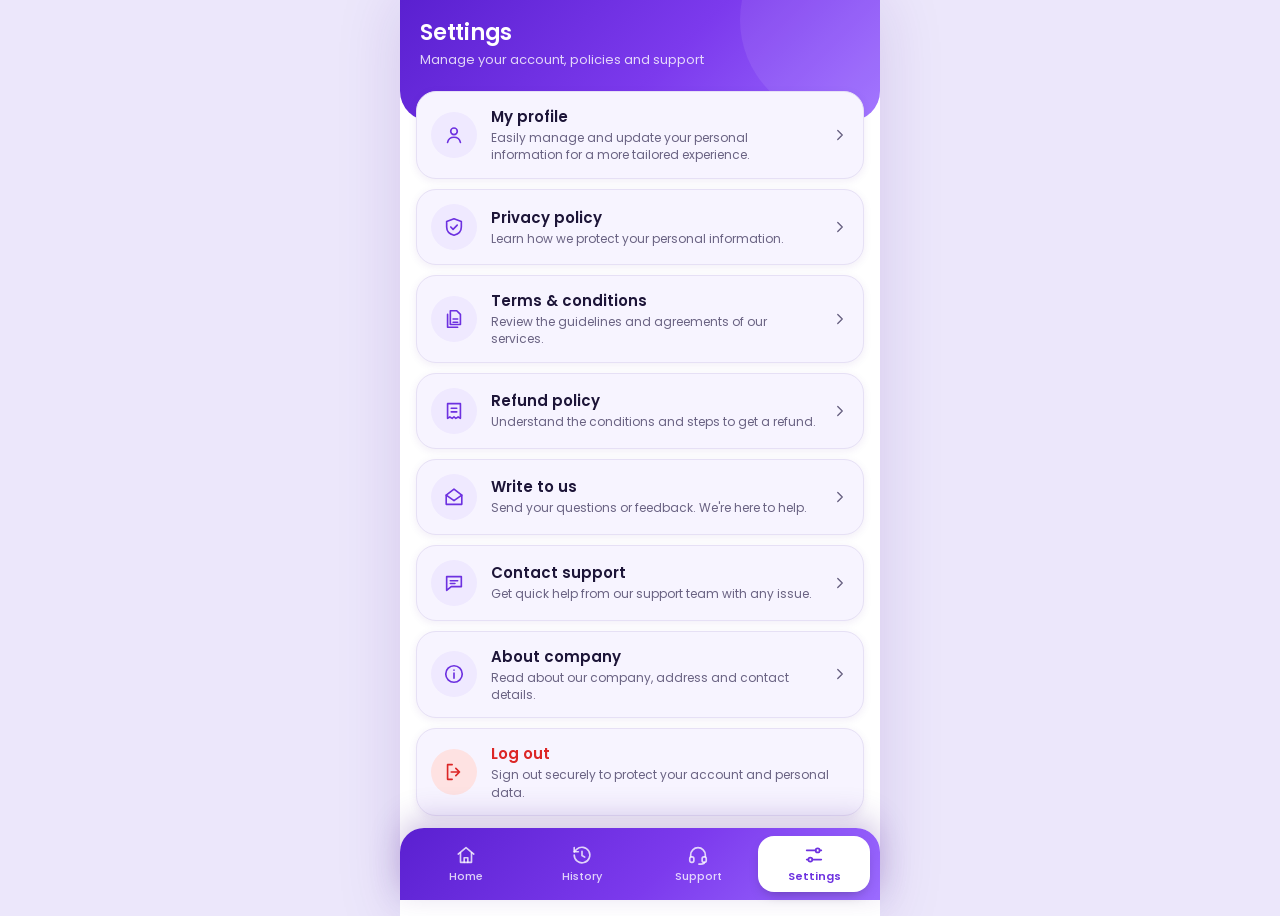
<file: setting/setting.html>
<!DOCTYPE html>
<html lang="en">
<head>
  <meta charset="UTF-8">
  <meta name="viewport" content="width=device-width, initial-scale=1, viewport-fit=cover">
  <meta name="theme-color" content="#5a20d0">
  <title>Settings</title>
  <link rel="preconnect" href="https://fonts.googleapis.com">
  <link rel="preconnect" href="https://fonts.gstatic.com" crossorigin>
  <link href="https://fonts.googleapis.com/css2?family=Poppins:wght@400;500;600;700&display=swap" rel="stylesheet">
  <link rel="stylesheet" href="settings.css">
</head>
<body>
<main class="app">

  <header class="topbar">
    <h1 class="topbar__title">Settings</h1>
    <p class="topbar__sub">Manage your account, policies and support</p>
  </header>

  <section class="content" aria-label="Settings">

    <a class="row" href="../my_profile/index.html" data-ripple>
      <span class="row__icon"><svg class="ico" viewBox="0 0 24 24"><circle cx="12" cy="8" r="3.6"/><path d="M5 20c.8-3.6 3.6-5.5 7-5.5s6.2 1.9 7 5.5"/></svg></span>
      <span class="row__body">
        <p class="row__title">My profile</p>
        <p class="row__desc">Easily manage and update your personal information for a more tailored experience.</p>
      </span>
      <svg class="ico row__chev" viewBox="0 0 24 24"><path d="M9 6l6 6-6 6"/></svg>
    </a>

    <a class="row" href="privacy.html" data-ripple>
      <span class="row__icon"><svg class="ico" viewBox="0 0 24 24"><path d="M12 3l8 3v6c0 4.5-3.3 7.8-8 9-4.7-1.2-8-4.5-8-9V6l8-3z"/><path d="M8.5 12l2.5 2.5L15.5 10"/></svg></span>
      <span class="row__body">
        <p class="row__title">Privacy policy</p>
        <p class="row__desc">Learn how we protect your personal information.</p>
      </span>
      <svg class="ico row__chev" viewBox="0 0 24 24"><path d="M9 6l6 6-6 6"/></svg>
    </a>

    <a class="row" href="terms.html" data-ripple>
      <span class="row__icon"><svg class="ico" viewBox="0 0 24 24"><path d="M8 3h7l4 4v11H8V3z"/><path d="M5 7v14h11M11 12h5M11 15.5h5"/></svg></span>
      <span class="row__body">
        <p class="row__title">Terms &amp; conditions</p>
        <p class="row__desc">Review the guidelines and agreements of our services.</p>
      </span>
      <svg class="ico row__chev" viewBox="0 0 24 24"><path d="M9 6l6 6-6 6"/></svg>
    </a>

    <a class="row" href="refund.html" data-ripple>
      <span class="row__icon"><svg class="ico" viewBox="0 0 24 24"><path d="M5 4h14v16l-2.5-1.5L14 20l-2-1.5L10 20l-2.5-1.5L5 20V4z"/><path d="M9 9h6M9 13h6"/></svg></span>
      <span class="row__body">
        <p class="row__title">Refund policy</p>
        <p class="row__desc">Understand the conditions and steps to get a refund.</p>
      </span>
      <svg class="ico row__chev" viewBox="0 0 24 24"><path d="M9 6l6 6-6 6"/></svg>
    </a>

    <a class="row" href="write-to-us.html" data-ripple>
      <span class="row__icon"><svg class="ico" viewBox="0 0 24 24"><path d="M3.5 10L12 3.5 20.5 10v10h-17V10z"/><path d="M3.5 10l8.5 6 8.5-6"/></svg></span>
      <span class="row__body">
        <p class="row__title">Write to us</p>
        <p class="row__desc">Send your questions or feedback. We're here to help.</p>
      </span>
      <svg class="ico row__chev" viewBox="0 0 24 24"><path d="M9 6l6 6-6 6"/></svg>
    </a>

    <a class="row" href="../support/support.html" data-ripple>
      <span class="row__icon"><svg class="ico" viewBox="0 0 24 24"><path d="M4 5h16v11H9l-5 4V5z"/><path d="M8 9.5h8M8 12.5h5"/></svg></span>
      <span class="row__body">
        <p class="row__title">Contact support</p>
        <p class="row__desc">Get quick help from our support team with any issue.</p>
      </span>
      <svg class="ico row__chev" viewBox="0 0 24 24"><path d="M9 6l6 6-6 6"/></svg>
    </a>

    <a class="row" href="about.html" data-ripple>
      <span class="row__icon"><svg class="ico" viewBox="0 0 24 24"><circle cx="12" cy="12" r="9"/><path d="M12 11v5.5M12 7.8h.01"/></svg></span>
      <span class="row__body">
        <p class="row__title">About company</p>
        <p class="row__desc">Read about our company, address and contact details.</p>
      </span>
      <svg class="ico row__chev" viewBox="0 0 24 24"><path d="M9 6l6 6-6 6"/></svg>
    </a>

    <button class="row row--danger" id="logoutBtn" type="button" data-ripple>
      <span class="row__icon"><svg class="ico" viewBox="0 0 24 24"><path d="M10 4H5v16h5M14 8l4 4-4 4M18 12H9"/></svg></span>
      <span class="row__body">
        <p class="row__title">Log out</p>
        <p class="row__desc">Sign out securely to protect your account and personal data.</p>
      </span>
    </button>

  </section>

  <!-- =========================
       BOTTOM NAVIGATION
  ========================== -->
  <nav class="bottom-nav" aria-label="Primary">

    <!-- HOME -->
    <a class="nav__item" href="../portal/index.html" data-ripple>
      <svg class="ico" viewBox="0 0 24 24" aria-hidden="true">
        <path d="M3.5 11L12 4l8.5 7"/>
        <path d="M6 9.5V20h12V9.5"/>
        <path d="M10 20v-5h4v5"/>
      </svg>
      <span>Home</span>
    </a>

    <!-- HISTORY -->
    <a class="nav__item" href="../history/history.html" data-ripple>
      <svg class="ico" viewBox="0 0 24 24" aria-hidden="true">
        <path d="M3.5 12a8.5 8.5 0 102.6-6.1L3.5 8.5"/>
        <path d="M3.5 4v4.5H8"/>
        <path d="M12 8v4.5l3 1.8"/>
      </svg>
      <span>History</span>
    </a>

    <!-- SUPPORT -->
    <a class="nav__item" href="../support/support.html" data-ripple>
      <svg class="ico" viewBox="0 0 24 24" aria-hidden="true">
        <path d="M4 14v-2a8 8 0 0116 0v2"/>
        <rect x="3" y="14" width="4.5" height="6" rx="2"/>
        <rect x="16.5" y="14" width="4.5" height="6" rx="2"/>
        <path d="M19 20c0 1.2-1.5 2-4 2h-2"/>
      </svg>
      <span>Support</span>
    </a>

    <!-- SETTINGS - ACTIVE -->
    <a class="nav__item is-active" href="#" aria-current="page" data-ripple>
      <svg class="ico" viewBox="0 0 24 24" aria-hidden="true">
        <path d="M4 7h10M18 7h2M4 17h2M10 17h10"/>
        <circle cx="16" cy="7" r="2.2"/>
        <circle cx="8" cy="17" r="2.2"/>
      </svg>
      <span>Settings</span>
    </a>

  </nav>
</main>

<!-- Logout confirm -->
<div class="modal" id="logoutModal" role="dialog" aria-modal="true" aria-labelledby="lgTitle">
  <div class="modal__box">
    <h2 id="lgTitle">Log out?</h2>
    <p>You will need to sign in again to recharge or view your wallet.</p>
    <div class="modal__actions">
      <button class="btn-cancel" id="lgCancel" type="button">Stay signed in</button>
      <button class="btn-confirm" id="lgOk" type="button">Log out</button>
    </div>
  </div>
</div>
<div class="toast" id="toast" role="status" aria-live="polite"></div>

<script>
(function () {
  'use strict';

  // Tap ripple
  document.addEventListener('pointerdown', function (e) {
    var el = e.target.closest('[data-ripple]');
    if (!el) return;
    var r = el.getBoundingClientRect(), size = Math.max(r.width, r.height) * 2;
    var s = document.createElement('span');
    s.className = 'ripple';
    s.style.cssText = 'width:' + size + 'px;height:' + size + 'px;left:' + (e.clientX - r.left - size / 2) +
                      'px;top:' + (e.clientY - r.top - size / 2) + 'px';
    el.appendChild(s);
    setTimeout(function () { s.remove(); }, 600);
  });

  // Logout
  var modal = document.getElementById('logoutModal');
  var toast = document.getElementById('toast');
  document.getElementById('logoutBtn').onclick = function () { modal.classList.add('is-open'); };
  document.getElementById('lgCancel').onclick = function () { modal.classList.remove('is-open'); };
  modal.addEventListener('click', function (e) { if (e.target === modal) modal.classList.remove('is-open'); });
  document.addEventListener('keydown', function (e) { if (e.key === 'Escape') modal.classList.remove('is-open'); });

  document.getElementById('lgOk').onclick = function () {
    try { localStorage.removeItem('user'); localStorage.removeItem('token'); } catch (e) {}
    // If you use Firebase Auth: firebase.auth().signOut();
    modal.classList.remove('is-open');
    toast.textContent = 'Logged out';
    toast.classList.add('is-visible');
    setTimeout(function () { location.href = 'login.html'; }, 700);
  };
})();
</script>
</body>
</html>
</file>
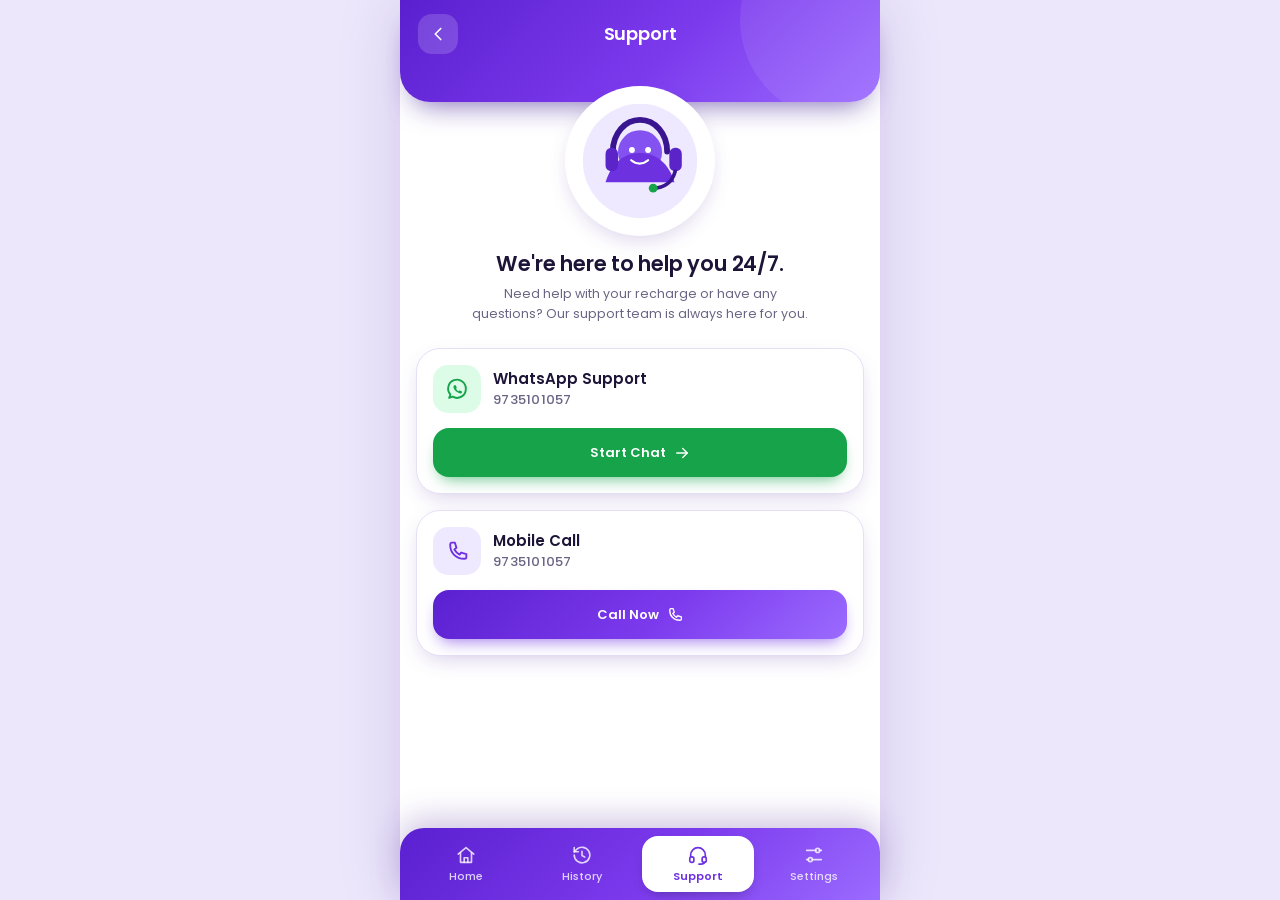
<file: support/support.html>
<!DOCTYPE html>
<html lang="en">
<head>
  <meta charset="UTF-8">
  <meta name="viewport" content="width=device-width, initial-scale=1.0">

  <title>Support | My Recharge App</title>

  <link rel="preconnect" href="https://fonts.googleapis.com">
  <link rel="preconnect" href="https://fonts.gstatic.com" crossorigin>
  <link
    href="https://fonts.googleapis.com/css2?family=Poppins:wght@400;500;600;700&display=swap"
    rel="stylesheet"
  >

  <link rel="stylesheet" href="style.css">
</head>

<body>

  <div class="app">

    <!-- =========================
         HEADER
    ========================== -->
    <header class="support-topbar">

      <div class="support-topbar__row">

        <a
          href="/portal/index.html"
          class="support-back icon-btn"
          data-ripple
          aria-label="Back to Home"
        >
          <svg class="ico" viewBox="0 0 24 24" aria-hidden="true">
            <path d="M15 18l-6-6 6-6"/>
          </svg>
        </a>

        <h1>Support</h1>

        <div class="support-topbar__space"></div>

      </div>

    </header>


    <!-- =========================
         CONTENT
    ========================== -->
    <main class="support-content">

      <!-- Hero -->
      <section class="support-hero">

        <div class="support-hero__image">

          <!-- Customer support illustration -->
          <svg
            class="support-hero__svg"
            viewBox="0 0 180 180"
            aria-hidden="true"
          >
            <circle
              cx="90"
              cy="90"
              r="78"
              fill="#efe9ff"
            />

            <circle
              cx="90"
              cy="78"
              r="30"
              fill="#8352f0"
            />

            <path
              d="M43 119c8-27 26-40 47-40s39 13 47 40"
              fill="#6d31e0"
            />

            <path
              d="M53 77c0-24 16-43 37-43s37 19 37 43"
              fill="none"
              stroke="#3a1590"
              stroke-width="8"
              stroke-linecap="round"
            />

            <rect
              x="43"
              y="72"
              width="17"
              height="32"
              rx="8"
              fill="#5a24c9"
            />

            <rect
              x="130"
              y="72"
              width="17"
              height="32"
              rx="8"
              fill="#5a24c9"
            />

            <path
              d="M138 104c-4 15-15 23-30 23"
              fill="none"
              stroke="#3a1590"
              stroke-width="5"
              stroke-linecap="round"
            />

            <circle
              cx="108"
              cy="127"
              r="6"
              fill="#16a34a"
            />

            <circle
              cx="79"
              cy="75"
              r="4"
              fill="#fff"
            />

            <circle
              cx="101"
              cy="75"
              r="4"
              fill="#fff"
            />

            <path
              d="M78 89c7 6 16 6 23 0"
              fill="none"
              stroke="#fff"
              stroke-width="3"
              stroke-linecap="round"
            />
          </svg>

        </div>

        <h2>We're here to help you 24/7.</h2>

        <p>
          Need help with your recharge or have any questions?
          Our support team is always here for you.
        </p>

      </section>


      <!-- =========================
           WHATSAPP SUPPORT
      ========================== -->
      <section class="support-card">

        <div class="support-card__heading">

          <div class="support-card__icon support-card__icon--whatsapp">

            <svg class="ico" viewBox="0 0 24 24" aria-hidden="true">
              <path
                d="M20 11.5a8.5 8.5 0 0 1-12.7 7.4L4 20l1.2-3.2A8.5 8.5 0 1 1 20 11.5Z"
              />

              <path
                d="M8.5 8.5c.3-.6.6-.6 1-.6h.5c.2 0 .4.1.5.4l.7 1.7c.1.3.1.5-.1.7l-.5.6c.5 1 1.3 1.8 2.3 2.3l.6-.5c.2-.2.4-.2.7-.1l1.7.7c.3.1.4.3.4.5v.5c0 .4 0 .7-.6 1-1.1.5-2.6-.1-4.2-1.2-1.5-1.1-2.7-2.5-3.1-3.8-.4-1.1-.4-1.8.1-2.2Z"
                fill="currentColor"
                stroke="none"
              />
            </svg>

          </div>

          <div class="support-card__info">
            <h3>WhatsApp Support</h3>
            <p>9735101057</p>
          </div>

        </div>


        <a
          href="https://wa.me/9735101057"
          class="support-action support-action--whatsapp"
          data-ripple
        >

          <span>Start Chat</span>

          <svg class="ico" viewBox="0 0 24 24" aria-hidden="true">
            <path d="M5 12h14"/>
            <path d="M13 6l6 6-6 6"/>
          </svg>

        </a>

      </section>


      <!-- =========================
           MOBILE CALL
      ========================== -->
      <section class="support-card">

        <div class="support-card__heading">

          <div class="support-card__icon support-card__icon--phone">

            <svg class="ico" viewBox="0 0 24 24" aria-hidden="true">
              <path
                d="M6.5 3.5h3l1.5 5-2 1.5a14 14 0 0 0 5 5l1.5-2 5 1.5v3c0 1-1 1.5-2 1.5C10.5 19 5 13.5 5 5.5c0-1 .5-2 1.5-2Z"
              />
            </svg>

          </div>

          <div class="support-card__info">
            <h3>Mobile Call</h3>
            <p>9735101057</p>
          </div>

        </div>


        <a
          href="tel:+919735101057"
          class="support-action support-action--call"
          data-ripple
        >

          <span>Call Now</span>

          <svg class="ico" viewBox="0 0 24 24" aria-hidden="true">
            <path
              d="M6.5 3.5h3l1.5 5-2 1.5a14 14 0 0 0 5 5l1.5-2 5 1.5v3c0 1-1 1.5-2 1.5C10.5 19 5 13.5 5 5.5c0-1 .5-2 1.5-2Z"
            />
          </svg>

        </a>

      </section>

    </main>


    <!-- =========================
         BOTTOM NAVIGATION
    ========================== -->
    <nav class="bottom-nav" aria-label="Primary">

      <!-- HOME -->
      <a
        class="nav__item"
        href="/portal/index.html
       "
        data-ripple
      >
        <svg class="ico" viewBox="0 0 24 24" aria-hidden="true">
          <path d="M3.5 11L12 4l8.5 7"/>
          <path d="M6 9.5V20h12V9.5"/>
          <path d="M10 20v-5h4v5"/>
        </svg>

        <span>Home</span>
      </a>


      <!-- HISTORY -->
      <a
        class="nav__item"
        href="../history/history.html"
        data-ripple
      >
        <svg class="ico" viewBox="0 0 24 24" aria-hidden="true">
          <path d="M3.5 12a8.5 8.5 0 102.6-6.1L3.5 8.5"/>
          <path d="M3.5 4v4.5H8"/>
          <path d="M12 8v4.5l3 1.8"/>
        </svg>

        <span>History</span>
      </a>


      <!-- SUPPORT - ACTIVE -->
      <a
        class="nav__item is-active"
        href="support.html"
        aria-current="page"
        data-ripple
      >
        <svg class="ico" viewBox="0 0 24 24" aria-hidden="true">
          <path d="M4 14v-2a8 8 0 0116 0v2"/>
          <rect x="3" y="14" width="4.5" height="6" rx="2"/>
          <rect x="16.5" y="14" width="4.5" height="6" rx="2"/>
          <path d="M19 20c0 1.2-1.5 2-4 2h-2"/>
        </svg>

        <span>Support</span>
      </a>


      <!-- SETTINGS -->
      <a
        class="nav__item"
        href="../setting/setting.html"
        data-ripple
      >
        <svg class="ico" viewBox="0 0 24 24" aria-hidden="true">
          <path d="M4 7h10M18 7h2M4 17h2M10 17h10"/>
          <circle cx="16" cy="7" r="2.2"/>
          <circle cx="8" cy="17" r="2.2"/>
        </svg>

        <span>Settings</span>
      </a>

    </nav>

  </div>


  <script src="script.js"></script>

</body>
</html>
</file>
<file: style.css>
/* ==========================================================================
   Design Tokens
   ========================================================================== */
:root {
  --violet-800: #3a1590;
  --violet-700: #5a24c9;
  --violet-600: #6d31e0;
  --violet-500: #8352f0;
  --violet-200: #d9ccfa;
  --violet-100: #efe9ff;
  --violet-50:  #f7f4ff;

  --ink:   #1d1538;
  --muted: #6a6383;
  --line:  #e6e0f5;
  --ok:    #16a34a;
  --danger:#dc2626;

  --grad: linear-gradient(135deg, #5a20d0 0%, #7c3aed 55%, #9b6bff 100%);

  --shadow-sm: 0 2px 8px rgba(76, 29, 149, .08);
  --shadow-md: 0 8px 22px -6px rgba(76, 29, 149, .22);
  --shadow-lg: 0 16px 28px -14px rgba(58, 21, 144, .65);

  --nav-h: 72px;
  --font: 'Poppins', 'Open Sans', system-ui, -apple-system, 'Segoe UI', Roboto, sans-serif;
}

/* ==========================================================================
   Reset
   ========================================================================== */
* { box-sizing: border-box; margin: 0; padding: 0; }

html, body {
  height: 100%;
}

body {
  font-family: var(--font);
  background: linear-gradient(180deg, var(--violet-50) 0%, #efe9ff 100%);
  color: var(--ink);
  display: flex;
  align-items: center;
  justify-content: center;
  min-height: 100vh;
  padding: 24px 16px;
  -webkit-font-smoothing: antialiased;
}

button { font-family: inherit; cursor: pointer; }
input { font-family: inherit; }

/* ==========================================================================
   Phone frame (mobile-first container)
   ========================================================================== */
.phone-frame {
  width: 100%;
  max-width: 400px;
  min-height: 780px;
  background: #ffffff;
  border-radius: 32px;
  box-shadow: var(--shadow-lg);
  overflow: hidden;
  position: relative;
  border: 1px solid var(--line);
}

.screens {
  position: relative;
  width: 100%;
  height: 100%;
  min-height: 780px;
}

.screen {
  position: absolute;
  inset: 0;
  display: flex;
  flex-direction: column;
  background: #ffffff;
  opacity: 0;
  visibility: hidden;
  transform: translateX(24px);
  transition: opacity .38s ease, transform .38s ease, visibility 0s linear .38s;
}

.screen[data-active="true"] {
  opacity: 1;
  visibility: visible;
  transform: translateX(0);
  position: relative;
  transition: opacity .38s ease, transform .38s ease;
}

/* ==========================================================================
   Top banner (screen 1)
   ========================================================================== */
.screen-top {
  height: 190px;
  background: var(--grad);
  display: flex;
  align-items: flex-end;
  justify-content: flex-start;
  padding: 24px 28px;
  position: relative;
  overflow: hidden;
  flex-shrink: 0;
}

.screen-top::before {
  content: "";
  position: absolute;
  top: -60px;
  right: -60px;
  width: 220px;
  height: 220px;
  border-radius: 50%;
  background: rgba(255, 255, 255, 0.12);
}

.screen-top::after {
  content: "";
  position: absolute;
  bottom: -80px;
  left: -40px;
  width: 180px;
  height: 180px;
  border-radius: 50%;
  background: rgba(255, 255, 255, 0.08);
}

.brand-badge {
  width: 52px;
  height: 52px;
  border-radius: 16px;
  background: rgba(255, 255, 255, 0.16);
  border: 1px solid rgba(255, 255, 255, 0.35);
  display: flex;
  align-items: center;
  justify-content: center;
  backdrop-filter: blur(4px);
  position: relative;
  z-index: 1;
}

/* ==========================================================================
   Body / form
   ========================================================================== */
.screen-body {
  flex: 1;
  padding: 32px 28px 28px;
  display: flex;
  flex-direction: column;
  position: relative;
}

.title {
  font-size: 26px;
  font-weight: 700;
  color: var(--ink);
  letter-spacing: -0.02em;
  line-height: 1.25;
}

.subtitle {
  margin-top: 8px;
  font-size: 14.5px;
  color: var(--muted);
  line-height: 1.5;
  font-weight: 400;
}

.phone-chip {
  color: var(--violet-700);
  font-weight: 600;
}

.form {
  margin-top: 32px;
  display: flex;
  flex-direction: column;
  flex: 1;
}

.field-label {
  font-size: 13px;
  font-weight: 600;
  color: var(--ink);
  margin-bottom: 8px;
  display: block;
}

/* Phone input row */
.phone-row {
  display: flex;
  align-items: center;
  background: var(--violet-50);
  border: 1.5px solid var(--line);
  border-radius: 14px;
  padding: 4px;
  transition: border-color .2s ease, box-shadow .2s ease;
}

.phone-row:focus-within {
  border-color: var(--violet-500);
  box-shadow: 0 0 0 4px var(--violet-100);
  background: #ffffff;
}

.country-select {
  display: flex;
  align-items: center;
  gap: 6px;
  background: transparent;
  border: none;
  padding: 10px 10px 10px 12px;
  border-radius: 10px;
  color: var(--ink);
  font-weight: 600;
  font-size: 15px;
  flex-shrink: 0;
}

.flag {
  display: flex;
  align-items: center;
  border-radius: 3px;
  overflow: hidden;
  box-shadow: 0 0 0 1px rgba(0,0,0,0.06);
}

.dial-code { color: var(--ink); }

.chev { color: var(--muted); margin-left: 2px; }

.divider-vert {
  width: 1px;
  height: 24px;
  background: var(--line);
  flex-shrink: 0;
}

.phone-input {
  flex: 1;
  border: none;
  outline: none;
  background: transparent;
  font-size: 16px;
  font-weight: 500;
  color: var(--ink);
  padding: 10px 14px;
  letter-spacing: 0.3px;
  width: 100%;
  min-width: 0;
}

.phone-input::placeholder {
  color: #b7aee0;
  font-weight: 400;
}

.field-error {
  min-height: 18px;
  color: var(--danger);
  font-size: 12.5px;
  font-weight: 500;
  margin-top: 8px;
}

/* ==========================================================================
   Primary button
   ========================================================================== */
.btn-primary {
  margin-top: auto;
  background: var(--grad);
  color: #ffffff;
  border: none;
  border-radius: 14px;
  padding: 16px;
  font-size: 15.5px;
  font-weight: 600;
  box-shadow: var(--shadow-md);
  display: flex;
  align-items: center;
  justify-content: center;
  gap: 10px;
  transition: transform .15s ease, box-shadow .15s ease, opacity .15s ease;
  position: relative;
}

.btn-primary:active { transform: scale(0.98); }

.btn-primary:disabled {
  opacity: 0.5;
  box-shadow: none;
  cursor: not-allowed;
}

.btn-primary.is-loading .btn-label { opacity: 0; }

.btn-spinner {
  display: none;
  position: absolute;
  width: 20px;
  height: 20px;
  border: 2.5px solid rgba(255,255,255,0.4);
  border-top-color: #ffffff;
  border-radius: 50%;
}

.btn-primary.is-loading .btn-spinner {
  display: block;
  animation: spin .7s linear infinite;
}

@keyframes spin { to { transform: rotate(360deg); } }

.legal-text {
  margin-top: 16px;
  font-size: 12px;
  color: var(--muted);
  text-align: center;
  line-height: 1.5;
}

.legal-text a {
  color: var(--violet-600);
  text-decoration: none;
  font-weight: 600;
}

/* ==========================================================================
   OTP Screen
   ========================================================================== */
.back-btn {
  width: 38px;
  height: 38px;
  border-radius: 12px;
  border: 1.5px solid var(--line);
  background: #ffffff;
  display: flex;
  align-items: center;
  justify-content: center;
  color: var(--ink);
  margin-bottom: 20px;
  transition: background .15s ease, border-color .15s ease;
}

.back-btn:hover { background: var(--violet-50); border-color: var(--violet-200); }

#screen-otp .subtitle { max-width: 280px; }

.otp-row {
  margin-top: 28px;
  display: flex;
  gap: 8px;
  justify-content: space-between;
}

.otp-box {
  width: 46px;
  height: 56px;
  text-align: center;
  font-size: 22px;
  font-weight: 700;
  color: var(--ink);
  border: 1.5px solid var(--line);
  border-radius: 14px;
  background: var(--violet-50);
  outline: none;
  transition: border-color .15s ease, box-shadow .15s ease, background .15s ease;
  caret-color: var(--violet-600);
}

.otp-box:focus {
  border-color: var(--violet-500);
  background: #ffffff;
  box-shadow: 0 0 0 4px var(--violet-100);
}

.otp-box.filled {
  border-color: var(--violet-300, var(--violet-500));
  background: #ffffff;
}

.otp-box.error {
  border-color: var(--danger);
  background: #fef2f2;
  animation: shake .3s ease;
}

@keyframes shake {
  0%, 100% { transform: translateX(0); }
  25% { transform: translateX(-4px); }
  75% { transform: translateX(4px); }
}

.resend-row {
  margin-top: 18px;
  display: flex;
  align-items: center;
  gap: 6px;
  font-size: 13.5px;
  color: var(--muted);
  min-height: 20px;
}

.resend-timer {
  color: var(--violet-700);
  font-weight: 700;
}

.resend-btn {
  border: none;
  background: transparent;
  color: var(--violet-600);
  font-weight: 700;
  font-size: 13.5px;
  display: none;
  padding: 0;
}

.resend-btn:enabled { display: inline-block; }

#screen-otp .btn-primary {
  margin-top: 22px;
}

/* ==========================================================================
   Keypad
   ========================================================================== */
.keypad {
  margin-top: auto;
  padding-top: 18px;
  display: grid;
  grid-template-columns: repeat(3, 1fr);
  gap: 6px;
}

.key {
  border: none;
  background: transparent;
  color: var(--ink);
  font-size: 22px;
  font-weight: 500;
  border-radius: 16px;
  padding: 14px 0 10px;
  display: flex;
  flex-direction: column;
  align-items: center;
  justify-content: center;
  gap: 2px;
  transition: background .12s ease;
  -webkit-tap-highlight-color: transparent;
}

.key span {
  font-size: 9px;
  font-weight: 600;
  letter-spacing: 1.5px;
  color: var(--muted);
}

.key:active { background: var(--violet-100); }

.key-empty { pointer-events: none; }

.key-del {
  color: var(--violet-600);
}

/* ==========================================================================
   Toast
   ========================================================================== */
.toast {
  position: fixed;
  left: 50%;
  bottom: 32px;
  transform: translate(-50%, 16px);
  background: var(--ink);
  color: #ffffff;
  padding: 12px 20px;
  border-radius: 12px;
  font-size: 13.5px;
  font-weight: 500;
  box-shadow: var(--shadow-lg);
  opacity: 0;
  pointer-events: none;
  transition: opacity .25s ease, transform .25s ease;
  z-index: 50;
  max-width: 90vw;
  text-align: center;
}

.toast.show {
  opacity: 1;
  transform: translate(-50%, 0);
}

.toast.error { background: var(--danger); }
.toast.success { background: var(--ok); }

/* ==========================================================================
   Responsive tweaks
   ========================================================================== */
@media (max-width: 400px) {
  .phone-frame {
    border-radius: 24px;
    min-height: 100vh;
  }
  body { padding: 0; }
  .otp-box { width: 42px; height: 52px; font-size: 20px; }
}

@media (min-width: 401px) {
  body { align-items: center; }
}
.page-loader {
  position: fixed;
  top: 0; left: 0; width: 100%; height: 100%;
  background: rgba(255, 255, 255, 0.9);
  display: flex;
  justify-content: center;
  align-items: center;
  z-index: 9999;
}
.spinner {
  width: 40px; height: 40px;
  border: 4px solid #e0e0e0;
  border-top: 4px solid #3498db;
  border-radius: 50%;
  animation: spin 1s linear infinite;
}
@keyframes spin { 
  0% { transform: rotate(0deg); } 
  100% { transform: rotate(360deg); } 
}
</file>
<file: my_profile/profile.css>
/* ==========================================================
   My Recharge App: profile page (light theme)
   Uses the same violet + white palette and Poppins font as index.css
   ========================================================== */

:root {
  --violet-800: #3a1590;
  --violet-700: #5a24c9;
  --violet-600: #6d31e0;
  --violet-500: #8352f0;
  --violet-200: #d9ccfa;
  --violet-100: #efe9ff;
  --violet-50:  #f7f4ff;

  --ink:   #1d1538;
  --muted: #6a6383;
  --line:  #e6e0f5;
  --danger:#dc2626;

  --grad: linear-gradient(135deg, #5a20d0 0%, #7c3aed 55%, #9b6bff 100%);
  --shadow-sm: 0 2px 8px rgba(76, 29, 149, .08);
  --shadow-md: 0 8px 22px -6px rgba(76, 29, 149, .22);
  --font: 'Poppins', 'Open Sans', system-ui, -apple-system, 'Segoe UI', Roboto, sans-serif;
}

*, *::before, *::after { box-sizing: border-box; }
html { -webkit-text-size-adjust: 100%; }

body {
  margin: 0;
  font-family: var(--font);
  color: var(--ink);
  background: #ece7fb;
  line-height: 1.4;
  -webkit-font-smoothing: antialiased;
  -webkit-tap-highlight-color: transparent;
}

a { color: inherit; text-decoration: none; }
button { font: inherit; color: inherit; border: 0; background: none; padding: 0; cursor: pointer; }
h1, h2, p { margin: 0; }
:focus-visible { outline: 3px solid #b79bff; outline-offset: 2px; }

.ico {
  width: 22px; height: 22px; flex: none;
  fill: none; stroke: currentColor; stroke-width: 1.8;
  stroke-linecap: round; stroke-linejoin: round;
}

[data-ripple] { position: relative; overflow: hidden; }
.ripple {
  position: absolute; border-radius: 50%;
  background: rgba(109, 49, 224, .16);
  transform: scale(0);
  animation: ripple .55s ease-out forwards;
  pointer-events: none;
}
.ripple--light { background: rgba(255, 255, 255, .4); }
@keyframes ripple { to { transform: scale(1); opacity: 0; } }

/* ---------- Shell ---------- */
.app {
  position: relative;
  max-width: 480px;
  min-height: 100vh;
  min-height: 100dvh;
  margin: 0 auto;
  background: #fff;
  box-shadow: 0 0 60px rgba(76, 29, 149, .15);
  padding-bottom: calc(32px + env(safe-area-inset-bottom));
}

/* ---------- Header ---------- */
.head {
  position: relative;
  overflow: hidden;
  padding: calc(env(safe-area-inset-top) + 14px) 18px 70px;
  color: #fff;
  background: var(--grad);
  border-radius: 0 0 30px 30px;
}
.head::before {
  content: "";
  position: absolute; top: -80px; right: -60px;
  width: 200px; height: 200px; border-radius: 50%;
  background: rgba(255, 255, 255, .08);
}

.head__row {
  position: relative;
  display: flex; align-items: center; justify-content: space-between;
}

.round-btn {
  width: 40px; height: 40px;
  display: grid; place-items: center;
  border-radius: 14px;
  background: rgba(255, 255, 255, .16);
  transition: transform .15s ease, background .2s ease;
}
.round-btn:active { transform: scale(.92); background: rgba(255, 255, 255, .28); }

.help-pill {
  display: inline-flex; align-items: center; gap: 6px;
  padding: 9px 16px;
  font-size: 13px; font-weight: 600;
  border-radius: 99px;
  background: rgba(255, 255, 255, .16);
  transition: transform .15s ease, background .2s ease;
}
.help-pill:active { transform: scale(.94); background: rgba(255, 255, 255, .28); }
.help-pill .ico { width: 16px; height: 16px; }

.who { position: relative; display: flex; align-items: center; gap: 16px; margin-top: 22px; }

.avatar {
  position: relative; flex: none;
  width: 84px; height: 84px;
  border-radius: 50%;
  border: 3px solid rgba(255, 255, 255, .85);
  background: var(--violet-100);
  box-shadow: 0 10px 20px -8px rgba(0, 0, 0, .4);
}
.avatar img { width: 100%; height: 100%; object-fit: cover; border-radius: 50%; }
.avatar__edit {
  position: absolute; right: -4px; bottom: -2px;
  width: 28px; height: 28px;
  display: grid; place-items: center;
  color: #fff;
  border-radius: 50%;
  border: 2px solid #fff;
  background: var(--violet-600);
}
.avatar__edit .ico { width: 13px; height: 13px; stroke-width: 2.4; }

.who__name { font-size: 22px; font-weight: 600; letter-spacing: -.01em; }
.who__phone { margin-top: 2px; font-size: 14px; opacity: .85; }

/* ---------- Content ---------- */
.content {
  position: relative;
  margin-top: -44px;
  padding: 0 16px;
  display: flex; flex-direction: column; gap: 22px;
}

/* ---------- Balance card ---------- */
.balance {
  padding: 18px;
  border: 1px solid var(--line);
  border-radius: 24px;
  background: #fff;
  box-shadow: var(--shadow-md);
}
.balance__top { display: flex; align-items: center; justify-content: space-between; gap: 12px; }
.balance__label { font-size: 12.5px; color: var(--muted); }
.balance__amount { margin-top: 2px; font-size: 32px; font-weight: 700; letter-spacing: -.02em; line-height: 1.1; }
.balance__amount small { font-size: 17px; font-weight: 600; color: var(--muted); }

.btn-add {
  display: inline-flex; align-items: center; gap: 7px;
  padding: 12px 18px;
  font-size: 14px; font-weight: 600; white-space: nowrap;
  color: #fff;
  border-radius: 999px;
  background: var(--grad);
  box-shadow: 0 8px 16px -6px rgba(109, 49, 224, .65);
  transition: transform .15s ease;
}
.btn-add:active { transform: scale(.95); }
.btn-add .ico { width: 17px; height: 17px; stroke-width: 2.4; }

.balance__split {
  display: grid; grid-template-columns: 1fr 1fr auto;
  align-items: center; gap: 12px;
  margin-top: 16px; padding: 14px;
  border-radius: 16px;
  background: var(--violet-50);
}
.balance__split p { font-size: 11.5px; color: var(--muted); }
.balance__split strong { display: block; margin-top: 1px; font-size: 16px; font-weight: 700; color: var(--ink); }
.balance__split .sep { border-left: 1px solid var(--line); padding-left: 12px; }
.link-history { font-size: 13.5px; font-weight: 600; color: var(--violet-600); padding: 6px 4px; }

/* ---------- Menu groups ---------- */
.group__title { margin: 0 4px 8px; font-size: 13px; font-weight: 500; color: var(--muted); }

.menu {
  margin: 0; padding: 4px 0; list-style: none;
  border: 1px solid var(--line);
  border-radius: 20px;
  background: var(--violet-50);
  box-shadow: var(--shadow-sm);
  overflow: hidden;
}
.menu li + li .item::before {
  content: ""; position: absolute; top: 0; left: 70px; right: 14px;
  border-top: 1px solid var(--line);
}

.item {
  position: relative;
  display: flex; align-items: center; gap: 14px;
  padding: 12px 14px;
  transition: background .2s ease;
}
.item:active { background: var(--violet-100); }

.item__icon {
  width: 42px; height: 42px; flex: none;
  display: grid; place-items: center;
  color: #fff;
  border-radius: 14px;
}
.item__icon .ico { width: 20px; height: 20px; }
.item__label { flex: 1; font-size: 15px; font-weight: 500; }
.item__chev { width: 18px; height: 18px; color: var(--muted); }

.c-blue   { background: #3b9eea; }
.c-yellow { background: #f2c84b; }
.c-red    { background: #f2665c; }
.c-green  { background: #3fae7a; }
.c-purple { background: #8a6cf2; }
.c-cyan   { background: #3fc9dd; }
.c-orange { background: #f5a623; }
.c-indigo { background: #7b86e6; }
.c-amber  { background: #ffb400; }

.item--danger .item__label { color: var(--danger); font-weight: 600; }
.item--danger .item__icon { background: #ef5350; }

@media (hover: hover) {
  .item:hover { background: var(--violet-100); }
}

/* ---------- Footer / toast / modal ---------- */
.version { text-align: center; font-size: 11.5px; color: var(--muted); }

.toast {
  position: fixed; left: 50%; bottom: calc(24px + env(safe-area-inset-bottom)); z-index: 30;
  max-width: calc(100% - 32px);
  padding: 10px 16px;
  font-size: 13px; color: #fff;
  border-radius: 14px;
  background: var(--ink);
  opacity: 0; transform: translate(-50%, 10px);
  pointer-events: none;
  transition: opacity .25s ease, transform .25s ease;
}
.toast.is-visible { opacity: 1; transform: translate(-50%, 0); }

.modal {
  position: fixed; inset: 0; z-index: 40;
  display: none; align-items: flex-end; justify-content: center;
  background: rgba(29, 21, 56, .45);
}
.modal.is-open { display: flex; }
.modal__box {
  width: 100%; max-width: 480px;
  padding: 24px 20px calc(20px + env(safe-area-inset-bottom));
  border-radius: 26px 26px 0 0;
  background: #fff;
  animation: sheet .28s ease-out;
}
@keyframes sheet { from { transform: translateY(40px); opacity: 0; } }
.modal__box h2 { font-size: 18px; font-weight: 600; }
.modal__box p { margin-top: 6px; font-size: 14px; color: var(--muted); }
.modal__actions { display: grid; grid-template-columns: 1fr 1fr; gap: 10px; margin-top: 20px; }
.modal__actions button { padding: 13px; font-size: 14px; font-weight: 600; border-radius: 14px; }
.btn-cancel { background: var(--violet-100); color: var(--violet-700); }
.btn-confirm { background: var(--danger); color: #fff; }

@media (prefers-reduced-motion: reduce) {
  *, *::before, *::after { animation: none !important; transition-duration: .01ms !important; }
  .ripple { display: none; }
}
</file>
<file: portal/style.css>
/* ==========================================================
   My Recharge App: mobile-first styles
   Palette: violet + white. Font: Poppins (Open Sans fallback)
   ========================================================== */

:root {
  --violet-800: #3a1590;
  --violet-700: #5a24c9;
  --violet-600: #6d31e0;
  --violet-500: #8352f0;
  --violet-200: #d9ccfa;
  --violet-100: #efe9ff;
  --violet-50:  #f7f4ff;

  --ink:   #1d1538;
  --muted: #6a6383;
  --line:  #e6e0f5;
  --ok:    #16a34a;
  --danger:#dc2626;

  --grad: linear-gradient(135deg, #5a20d0 0%, #7c3aed 55%, #9b6bff 100%);

  --shadow-sm: 0 2px 8px rgba(76, 29, 149, .08);
  --shadow-md: 0 8px 22px -6px rgba(76, 29, 149, .22);
  --shadow-lg: 0 16px 28px -14px rgba(58, 21, 144, .65);

  --nav-h: 72px;
  --font: 'Poppins', 'Open Sans', system-ui, -apple-system, 'Segoe UI', Roboto, sans-serif;
}

/* ---------- Base ---------- */
*, *::before, *::after { box-sizing: border-box; }

html { -webkit-text-size-adjust: 100%; }

body {
  margin: 0;
  font-family: var(--font);
  color: var(--ink);
  background: #ece7fb;
  line-height: 1.4;
  -webkit-font-smoothing: antialiased;
  -webkit-tap-highlight-color: transparent;
}

button { font: inherit; color: inherit; border: 0; background: none; padding: 0; cursor: pointer; }
img { display: block; max-width: 100%; }
p, h2, h3 { margin: 0; }

:focus-visible { outline: 3px solid #b79bff; outline-offset: 2px; }

.ico {
  width: 22px;
  height: 22px;
  flex: none;
  fill: none;
  stroke: currentColor;
  stroke-width: 1.8;
  stroke-linecap: round;
  stroke-linejoin: round;
}

/* Elements that show a tap ripple (see script.js) */
[data-ripple] { position: relative; overflow: hidden; }

.ripple {
  position: absolute;
  border-radius: 50%;
  background: rgba(255, 255, 255, .45);
  transform: scale(0);
  animation: ripple .55s ease-out forwards;
  pointer-events: none;
}
.ripple--dark { background: rgba(109, 49, 224, .16); }

@keyframes ripple { to { transform: scale(1); opacity: 0; } }

/* ---------- App shell ---------- */
.app {
  position: relative;
  max-width: 480px;
  min-height: 100vh;
  min-height: 100dvh;
  margin: 0 auto;
  background: #fff;
  box-shadow: 0 0 60px rgba(76, 29, 149, .15);
}

/* ---------- Header ---------- */
.topbar {
  position: relative;
  overflow: hidden;
  padding: calc(env(safe-area-inset-top) + 14px) 18px 56px;
  color: #fff;
  background: var(--grad);
  border-radius: 0 0 30px 30px;
}

.topbar::before {
  content: "";
  position: absolute;
  top: -80px;
  right: -60px;
  width: 200px;
  height: 200px;
  border-radius: 50%;
  background: rgba(255, 255, 255, .08);
}

.topbar__row {
  position: relative;
  display: flex;
  align-items: center;
  justify-content: space-between;
  gap: 12px;
}

.brand { display: flex; align-items: center; gap: 10px; min-width: 0; }

.brand__logo {
  width: 40px;
  height: 40px;
  object-fit: contain;
  padding: 5px;
  border-radius: 13px;
  background: rgba(255, 255, 255, .18);
}

.brand__name {
  font-size: 18px;
  font-weight: 600;
  letter-spacing: -.01em;
  white-space: nowrap;
}

.topbar__actions { display: flex; gap: 8px; }

.icon-btn {
  width: 40px;
  height: 40px;
  display: grid;
  place-items: center;
  border-radius: 14px;
  color: #fff;
  background: rgba(255, 255, 255, .16);
  transition: transform .15s ease, background .2s ease;
}
.icon-btn:active { transform: scale(.92); background: rgba(255, 255, 255, .28); }

.greeting { position: relative; margin-top: 20px; }
.greeting__hello { font-size: 13px; opacity: .8; }
.greeting__name { font-size: 22px; font-weight: 600; letter-spacing: -.01em; }

/* ---------- Content ---------- */
.content {
  position: relative;
  display: flex;
  flex-direction: column;
  gap: 16px;
  margin-top: -34px;
  padding: 0 16px calc(var(--nav-h) + 28px + env(safe-area-inset-bottom));
}

/* ---------- Hero banner ---------- */
.hero { position: relative; }

.hero__track {
  position: relative;
  display: flex;
  gap: 12px;
  padding-bottom: 20px;
  overflow-x: auto;
  scroll-snap-type: x mandatory;
  scrollbar-width: none;
  overscroll-behavior-x: contain;
}
.hero__track::-webkit-scrollbar { display: none; }

.slide {
  position: relative;
  flex: 0 0 100%;
  scroll-snap-align: center;
  overflow: hidden;
  padding: 16px;
  border-radius: 24px;
  display: grid;
  grid-template-columns: 1fr 104px;
  grid-template-areas:
    "copy phone"
    "features features";
  column-gap: 8px;
  row-gap: 14px;
  box-shadow: var(--shadow-lg);
}

.slide--primary {
  color: #fff;
  background: linear-gradient(140deg, #2f1180 0%, #4a1fb5 55%, #6d31e0 100%);
}
.slide--primary::before {
  content: "";
  position: absolute;
  left: -70px;
  bottom: -90px;
  width: 220px;
  height: 220px;
  border-radius: 50%;
  background: rgba(255, 255, 255, .06);
}

.slide--offer {
  color: var(--ink);
  background: linear-gradient(140deg, #f5f0ff, #e2d6ff);
  grid-template-columns: 1fr 110px;
  grid-template-areas: "copy art";
  align-items: center;
}

.slide__copy { grid-area: copy; position: relative; }

.status-pill {
  display: inline-flex;
  align-items: center;
  gap: 6px;
  padding: 5px 10px;
  font-size: 10.5px;
  font-weight: 500;
  border-radius: 99px;
  background: rgba(255, 255, 255, .14);
}
.status-pill__dot {
  width: 7px;
  height: 7px;
  border-radius: 50%;
  background: #4ade80;
  animation: live 2s ease-in-out infinite;
}
@keyframes live {
  0%, 100% { box-shadow: 0 0 0 0 rgba(74, 222, 128, .6); }
  50%      { box-shadow: 0 0 0 5px rgba(74, 222, 128, 0); }
}

.slide__title {
  margin: 10px 0 6px;
  font-size: 20px;
  font-weight: 600;
  line-height: 1.25;
  letter-spacing: -.01em;
}
.slide__text { font-size: 12px; line-height: 1.5; opacity: .82; }
.slide--offer .slide__text { color: var(--muted); opacity: 1; margin-bottom: 14px; }

.slide__art {
  grid-area: art;
  width: 110px;
  height: 110px;
  object-fit: contain;
}

/* Dummy smartphone */
.phone-wrap { grid-area: phone; position: relative; justify-self: end; width: 104px; }

.phone {
  height: 168px;
  padding: 5px;
  border-radius: 20px;
  background: #120a2b;
  transform: rotate(6deg);
  box-shadow: 0 14px 24px -8px rgba(0, 0, 0, .55);
}

.phone__screen {
  height: 100%;
  padding: 20px 6px 24px;
  display: flex;
  flex-direction: column;
  align-items: center;
  text-align: center;
  border-radius: 15px;
  color: var(--ink);
  background: #fff;
}

.phone__check {
  width: 34px;
  height: 34px;
  display: grid;
  place-items: center;
  border-radius: 50%;
  color: #fff;
  background: #22c55e;
}
.phone__check .ico { width: 18px; height: 18px; stroke-width: 3; }

.phone__status { margin-top: 6px; font-size: 8.5px; font-weight: 600; }
.phone__amount { font-size: 17px; font-weight: 700; line-height: 1.3; }
.phone__meta   { font-size: 8px; color: var(--muted); }
.phone__done {
  margin-top: 6px;
  padding: 4px 16px;
  font-size: 8px;
  font-weight: 600;
  color: #fff;
  border-radius: 99px;
  background: var(--violet-600);
}

.seal {
  position: absolute;
  right: -2px;
  bottom: -6px;
  display: flex;
  align-items: center;
  gap: 5px;
  padding: 5px 9px 5px 6px;
  font-size: 8.5px;
  font-weight: 600;
  line-height: 1.15;
  color: var(--violet-700);
  border-radius: 12px;
  background: #fff;
  box-shadow: 0 8px 16px -6px rgba(0, 0, 0, .45);
}
.seal .ico { width: 18px; height: 18px; }

.slide__features {
  grid-area: features;
  position: relative;
  display: grid;
  grid-template-columns: repeat(4, 1fr);
  gap: 4px;
  margin: 0;
  padding: 10px 4px;
  list-style: none;
  border-radius: 16px;
  background: rgba(255, 255, 255, .12);
}
.slide__features li {
  display: flex;
  flex-direction: column;
  align-items: center;
  gap: 5px;
  font-size: 9.5px;
  font-weight: 500;
  line-height: 1.2;
  text-align: center;
}
.slide__features .ico { width: 18px; height: 18px; }

.hero__dots {
  position: absolute;
  left: 0;
  right: 0;
  bottom: 0;
  display: flex;
  justify-content: center;
  gap: 6px;
}
.hero__dot {
  width: 6px;
  height: 6px;
  border-radius: 99px;
  background: var(--violet-200);
  transition: width .25s ease, background .25s ease;
}
.hero__dot.is-active { width: 18px; background: var(--violet-600); }

/* ---------- Buttons ---------- */
.btn {
  display: inline-flex;
  align-items: center;
  justify-content: center;
  gap: 7px;
  padding: 10px 14px;
  font-size: 12.5px;
  font-weight: 600;
  white-space: nowrap;
  border-radius: 999px;
  transition: transform .15s ease, box-shadow .2s ease, background .2s ease, color .2s ease;
}
.btn:active { transform: scale(.96); }
.btn .ico { width: 16px; height: 16px; }

.btn--primary {
  color: #fff;
  background: var(--grad);
  box-shadow: 0 8px 16px -6px rgba(109, 49, 224, .65);
}
.btn--sm { padding: 9px 16px; }

.btn--block {
  width: 100%;
  margin-top: 18px;
  padding: 15px;
  font-size: 15px;
  border-radius: 16px;
}
.btn:disabled {
  color: var(--muted);
  background: var(--violet-100);
  box-shadow: none;
  cursor: not-allowed;
}
.btn:disabled:active { transform: none; }

/* ---------- Wallet ---------- */
.card {
  background: var(--violet-50);
  border: 1px solid var(--line);
  border-radius: 20px;
  box-shadow: var(--shadow-sm);
}

.wallet { display: flex; align-items: center; gap: 10px; padding: 14px; }

.wallet__icon {
  width: 42px;
  height: 42px;
  display: grid;
  place-items: center;
  flex: none;
  color: var(--violet-600);
  border-radius: 14px;
  background: #fff;
  box-shadow: var(--shadow-sm);
}

.wallet__info { flex: 1; min-width: 0; }
.wallet__label { font-size: 12px; color: var(--muted); }
.wallet__amount {
  display: flex;
  align-items: center;
  gap: 4px;
  font-size: 20px;
  font-weight: 700;
  letter-spacing: -.01em;
}

.eye-btn {
  width: 28px;
  height: 28px;
  display: grid;
  place-items: center;
  color: var(--muted);
  border-radius: 50%;
  transition: background .2s ease, transform .15s ease;
}
.eye-btn:active { transform: scale(.9); background: var(--violet-100); }
.eye-btn .ico { width: 17px; height: 17px; }
.eye-closed { display: none; }
.eye-btn[aria-pressed="true"] .eye-open { display: none; }
.eye-btn[aria-pressed="true"] .eye-closed { display: block; }

/* ---------- Support banner ---------- */
.support {
  display: flex;
  align-items: center;
  gap: 12px;
  width: 100%;
  padding: 12px 14px;
  text-align: left;
  border: 1px solid var(--line);
  border-radius: 18px;
  background: #fff;
  box-shadow: var(--shadow-sm);
  transition: transform .15s ease, background .2s ease;
}
.support:active { transform: scale(.985); background: var(--violet-50); }

.support__icon {
  width: 38px;
  height: 38px;
  display: grid;
  place-items: center;
  flex: none;
  color: var(--violet-600);
  border-radius: 12px;
  background: var(--violet-100);
}
.support__text { flex: 1; font-size: 13px; font-weight: 500; line-height: 1.35; }
.support__chevron { width: 18px; height: 18px; color: var(--muted); }

/* ---------- Quick pay ---------- */
.section-title { margin: 4px 2px 12px; font-size: 16px; font-weight: 600; letter-spacing: -.01em; }
.subtitle { margin: 20px 2px 10px; font-size: 13px; font-weight: 500; color: var(--muted); }

/* Mobile number field with floating label */
.field {
  position: relative;
  display: flex;
  align-items: stretch;
  height: 58px;
  border: 1.5px solid var(--line);
  border-radius: 16px;
  background: #fff;
  transition: border-color .2s ease, box-shadow .2s ease;
}
.field:focus-within {
  border-color: var(--violet-600);
  box-shadow: 0 0 0 4px rgba(109, 49, 224, .14);
}

.field__prefix {
  display: flex;
  align-items: center;
  padding: 20px 0 0 16px;
  font-size: 15px;
  font-weight: 600;
  color: var(--muted);
  transform: translateY(-10px);
  transition: transform .2s ease, color .2s ease;
}

.field__input {
  flex: 1;
  min-width: 0;
  padding: 20px 46px 0 10px;
  font: inherit;
  font-size: 16px;
  font-weight: 600;
  letter-spacing: .04em;
  color: var(--ink);
  border: 0;
  outline: 0;
  background: transparent;
}
.field__input::placeholder { color: transparent; font-weight: 400; letter-spacing: 0; transition: color .2s ease; }
.field:focus-within .field__input::placeholder { color: #b3accb; }

.field__label {
  position: absolute;
  top: 50%;
  left: 62px;
  font-size: 14px;
  color: var(--muted);
  transform: translateY(-50%);
  pointer-events: none;
  transition: top .2s ease, left .2s ease, transform .2s ease, font-size .2s ease, color .2s ease;
}

.field:focus-within .field__prefix,
.field.is-filled .field__prefix { transform: none; }
.field:focus-within .field__label,
.field.is-filled .field__label {
  top: 9px;
  left: 16px;
  font-size: 10.5px;
  font-weight: 500;
  transform: none;
}
.field:focus-within .field__label { color: var(--violet-600); }
.field:focus-within .field__prefix { color: var(--violet-600); }

.field__status {
  position: absolute;
  top: 50%;
  right: 14px;
  width: 24px;
  height: 24px;
  display: grid;
  place-items: center;
  color: #fff;
  border-radius: 50%;
  background: var(--ok);
  transform: translateY(-50%) scale(0);
  transition: transform .25s cubic-bezier(.3, 1.6, .5, 1);
}
.field__status .ico { width: 14px; height: 14px; stroke-width: 3; }

.field.is-valid { border-color: var(--ok); }
.field.is-valid:focus-within { box-shadow: 0 0 0 4px rgba(22, 163, 74, .14); }
.field.is-valid .field__status { transform: translateY(-50%) scale(1); }

.field.is-error { border-color: var(--danger); animation: shake .35s ease; }
.field.is-error:focus-within { box-shadow: 0 0 0 4px rgba(220, 38, 38, .12); }
.field.is-error .field__label { color: var(--danger); }

@keyframes shake {
  20%, 60% { transform: translateX(-5px); }
  40%, 80% { transform: translateX(5px); }
}

.field__hint { min-height: 1.5em; margin: 8px 4px 0; font-size: 11.5px; color: var(--muted); }
.field__hint.is-ok { color: var(--ok); }
.field__hint.is-error { color: var(--danger); }

/* Operator grid */
.operators { display: grid; grid-template-columns: repeat(3, 1fr); gap: 12px; }

.op {
  position: relative;
  aspect-ratio: 1 / 1.04;
  display: flex;
  flex-direction: column;
  align-items: center;
  justify-content: center;
  gap: 8px;
  border: 1.5px solid transparent;
  border-radius: 18px;
  background: #fff;
  box-shadow: var(--shadow-md);
  transition: transform .18s ease, border-color .2s ease, background .2s ease, box-shadow .2s ease;
}
.op:active { transform: scale(.95); }

.op__logo { width: 52px; height: 52px; display: grid; place-items: center; }
.op__logo img { width: 100%; height: 100%; object-fit: contain; }
.op__name { font-size: 13px; font-weight: 500; }

.op__tick {
  position: absolute;
  top: 8px;
  right: 8px;
  width: 18px;
  height: 18px;
  display: grid;
  place-items: center;
  color: #fff;
  border-radius: 50%;
  background: var(--violet-600);
  transform: scale(0);
  transition: transform .22s cubic-bezier(.3, 1.6, .5, 1);
}
.op__tick .ico { width: 11px; height: 11px; stroke-width: 3.2; }

.op[aria-pressed="true"] {
  border-color: var(--violet-600);
  background: var(--violet-50);
  box-shadow: 0 0 0 3px rgba(109, 49, 224, .12), var(--shadow-md);
}
.op[aria-pressed="true"] .op__tick { transform: scale(1); }

@media (hover: hover) {
  .op:hover { transform: translateY(-2px); }
  .icon-btn:hover { background: rgba(255, 255, 255, .26); }
}

/* ---------- Bottom navigation ---------- */
.bottom-nav {
  position: fixed;
  left: 50%;
  bottom: 0;
  z-index: 20;
  width: 100%;
  max-width: 480px;
  display: grid;
  grid-template-columns: repeat(4, 1fr);
  gap: 4px;
  padding: 8px 10px calc(8px + env(safe-area-inset-bottom));
  border-radius: 24px 24px 0 0;
  background: var(--grad);
  box-shadow: 0 -10px 30px rgba(76, 29, 149, .25);
  transform: translateX(-50%);
}

.nav__item {
  display: flex;
  flex-direction: column;
  align-items: center;
  gap: 3px;
  padding: 8px 4px;
  font-size: 11px;
  font-weight: 500;
  color: rgba(255, 255, 255, .78);
  text-decoration: none;
  border-radius: 16px;
  transition: transform .15s ease, background .25s ease, color .25s ease, box-shadow .25s ease;
}
.nav__item:active { transform: scale(.94); }
.nav__item:focus-visible { outline-color: #fff; }

.nav__item.is-active {
  font-weight: 600;
  color: var(--violet-600);
  background: #fff;
  box-shadow: 0 6px 14px -6px rgba(0, 0, 0, .35);
}

/* ---------- Toast ---------- */
.toast {
  position: fixed;
  left: 50%;
  bottom: calc(var(--nav-h) + 20px + env(safe-area-inset-bottom));
  z-index: 30;
  max-width: calc(100% - 32px);
  padding: 10px 16px;
  font-size: 13px;
  color: #fff;
  border-radius: 14px;
  background: var(--ink);
  box-shadow: 0 10px 24px -8px rgba(29, 21, 56, .6);
  opacity: 0;
  transform: translate(-50%, 10px);
  pointer-events: none;
  transition: opacity .25s ease, transform .25s ease;
}
.toast.is-visible { opacity: 1; transform: translate(-50%, 0); }

/* ---------- Small screens ---------- */
@media (max-width: 350px) {
  .brand__name { font-size: 16px; }
  .slide__title { font-size: 18px; }
  .operators { gap: 8px; }
  .wallet .btn { padding: 9px 11px; }
}

/* ---------- Reduced motion ---------- */
@media (prefers-reduced-motion: reduce) {
  *, *::before, *::after {
    animation: none !important;
    transition-duration: .01ms !important;
    scroll-behavior: auto !important;
  }
  .ripple { display: none; }
}


/* Profile Dropdown Styles */
.profile-dropdown {
  position: absolute;
  top: 120%;
  right: 0;
  background: #ffffff;
  border-radius: 8px;
  box-shadow: 0 4px 12px rgba(0, 0, 0, 0.15);
  width: 150px;
  z-index: 1000;
  display: none; /* ডিফল্টভাবে লুকানো থাকবে */
  flex-direction: column;
  overflow: hidden;
}

.profile-dropdown.show {
  display: flex; /* বাটনে ক্লিক করলে দেখাবে */
}

.dropdown-item {
  padding: 12px 16px;
  text-decoration: none;
  color: #333333;
  font-size: 15px;
  font-weight: 500;
  border: none;
  background: none;
  text-align: left;
  cursor: pointer;
  font-family: inherit;
  transition: background 0.2s;
}

.dropdown-item:hover {
  background: #f0f0f0;
}

.text-danger {
  color: #dc3545 !important;
}
</file>
<file: history/history.css>
/* ==========================================================
   MY RECHARGE APP — HISTORY
   Same design system as index.html + support.html
   ========================================================== */

:root {
  --violet-800: #3a1590;
  --violet-700: #5a24c9;
  --violet-600: #6d31e0;
  --violet-500: #8352f0;
  --violet-200: #d9ccfa;
  --violet-100: #efe9ff;
  --violet-50: #f7f4ff;

  --ink: #1d1538;
  --muted: #6a6383;
  --line: #e6e0f5;

  --ok: #16a34a;
  --ok-bg: #dcfce7;

  --danger: #dc2626;
  --danger-bg: #fee2e2;

  --warning: #d97706;
  --warning-bg: #fef3c7;

  --grad:
    linear-gradient(
      135deg,
      #5a20d0 0%,
      #7c3aed 55%,
      #9b6bff 100%
    );

  --shadow-sm:
    0 2px 8px rgba(76, 29, 149, .08);

  --shadow-md:
    0 8px 22px -6px rgba(76, 29, 149, .22);

  --shadow-lg:
    0 16px 28px -14px rgba(58, 21, 144, .65);

  --nav-h: 72px;

  --font:
    'Poppins',
    'Open Sans',
    system-ui,
    -apple-system,
    'Segoe UI',
    Roboto,
    sans-serif;
}


/* ==========================================================
   BASE
   ========================================================== */

*,
*::before,
*::after {
  box-sizing: border-box;
}


html {
  -webkit-text-size-adjust: 100%;
}


body {
  margin: 0;

  font-family: var(--font);

  color: var(--ink);

  background: #ece7fb;

  line-height: 1.4;

  -webkit-font-smoothing: antialiased;

  -webkit-tap-highlight-color: transparent;
}


a {
  color: inherit;
  text-decoration: none;
}


button,
input {
  font: inherit;
}


button {
  border: 0;
  cursor: pointer;
}


h1,
h2,
h3,
p {
  margin: 0;
}


.ico {
  width: 22px;
  height: 22px;

  flex: none;

  fill: none;

  stroke: currentColor;

  stroke-width: 1.8;

  stroke-linecap: round;

  stroke-linejoin: round;
}


/* ==========================================================
   RIPPLE
   ========================================================== */

[data-ripple] {
  position: relative;
  overflow: hidden;
}


.ripple {
  position: absolute;

  width: 20px;
  height: 20px;

  border-radius: 50%;

  background: rgba(255, 255, 255, .45);

  transform: translate(-50%, -50%) scale(0);

  animation: ripple .55s ease-out forwards;

  pointer-events: none;
}


@keyframes ripple {

  to {
    transform: translate(-50%, -50%) scale(15);
    opacity: 0;
  }

}


/* ==========================================================
   APP
   ========================================================== */

.app {
  position: relative;

  max-width: 480px;

  min-height: 100vh;
  min-height: 100dvh;

  margin: 0 auto;

  background: #fff;

  box-shadow:
    0 0 60px rgba(76, 29, 149, .15);

  padding-bottom:
    calc(var(--nav-h) + 20px + env(safe-area-inset-bottom));
}


/* ==========================================================
   HEADER
   ========================================================== */

.history-topbar {
  position: relative;

  overflow: hidden;

  padding:
    calc(env(safe-area-inset-top) + 14px)
    18px
    52px;

  color: #fff;

  background: var(--grad);

  border-radius: 0 0 30px 30px;

  box-shadow: var(--shadow-lg);
}


.history-topbar::before {
  content: "";

  position: absolute;

  top: -80px;
  right: -60px;

  width: 200px;
  height: 200px;

  border-radius: 50%;

  background: rgba(255, 255, 255, .08);
}


.history-topbar__row {
  position: relative;

  display: flex;

  align-items: center;

  justify-content: space-between;
}


.history-topbar h1 {
  position: absolute;

  left: 50%;

  transform: translateX(-50%);

  font-size: 18px;

  font-weight: 600;

  white-space: nowrap;
}


.icon-btn {
  width: 40px;
  height: 40px;

  display: grid;

  place-items: center;

  color: #fff;

  border-radius: 14px;

  background: rgba(255, 255, 255, .16);

  transition:
    transform .15s ease,
    background .2s ease;
}


.icon-btn:active {
  transform: scale(.92);

  background: rgba(255, 255, 255, .28);
}


/* ==========================================================
   CONTENT
   ========================================================== */

.history-content {
  position: relative;

  display: flex;

  flex-direction: column;

  gap: 15px;

  margin-top: -30px;

  padding:
    0
    16px
    20px;
}


/* ==========================================================
   SUMMARY
   ========================================================== */

.history-summary {
  display: grid;

  grid-template-columns: repeat(2, 1fr);

  gap: 10px;
}


.summary-card {
  display: flex;

  align-items: center;

  gap: 9px;

  min-width: 0;

  padding: 12px;

  border: 1px solid var(--line);

  border-radius: 18px;

  background: #fff;

  box-shadow: var(--shadow-sm);
}


.summary-card__icon {
  width: 38px;
  height: 38px;

  display: grid;

  place-items: center;

  flex: none;

  color: var(--violet-600);

  border-radius: 12px;

  background: var(--violet-100);
}


.summary-card__icon--green {
  color: var(--ok);

  background: var(--ok-bg);
}


.summary-card__icon .ico {
  width: 19px;
  height: 19px;
}


.summary-card span {
  display: block;

  margin-bottom: 2px;

  font-size: 9.5px;

  color: var(--muted);
}


.summary-card strong {
  display: block;

  font-size: 16px;

  font-weight: 700;
}


/* ==========================================================
   SEARCH
   ========================================================== */

.search-box {
  position: relative;

  display: flex;

  align-items: center;

  height: 50px;

  border: 1.5px solid var(--line);

  border-radius: 16px;

  background: #fff;

  transition:
    border-color .2s ease,
    box-shadow .2s ease;
}


.search-box:focus-within {
  border-color: var(--violet-600);

  box-shadow:
    0 0 0 4px rgba(109, 49, 224, .12);
}


.search-box__icon {
  margin-left: 15px;

  width: 19px;
  height: 19px;

  color: var(--muted);
}


.search-box input {
  flex: 1;

  min-width: 0;

  height: 100%;

  padding:
    0
    8px
    0
    10px;

  color: var(--ink);

  font-size: 13px;

  border: 0;

  outline: 0;

  background: transparent;
}


.search-box input::placeholder {
  color: #a59eb9;
}


.search-clear {
  width: 35px;
  height: 35px;

  display: grid;

  place-items: center;

  margin-right: 7px;

  color: var(--muted);

  border-radius: 10px;

  background: transparent;

  opacity: 0;

  pointer-events: none;

  transition:
    opacity .2s ease,
    background .2s ease;
}


.search-clear.is-visible {
  opacity: 1;

  pointer-events: auto;
}


.search-clear:active {
  background: var(--violet-100);
}


.search-clear .ico {
  width: 17px;
  height: 17px;
}


/* ==========================================================
   FILTERS
   ========================================================== */

.filter-section {
  width: 100%;

  overflow: hidden;
}


.filter-scroll {
  display: flex;

  gap: 8px;

  overflow-x: auto;

  padding: 2px 1px 5px;

  scrollbar-width: none;
}


.filter-scroll::-webkit-scrollbar {
  display: none;
}


.filter-btn {
  flex: 0 0 auto;

  padding:
    8px
    15px;

  font-size: 11.5px;

  font-weight: 500;

  color: var(--muted);

  border: 1px solid var(--line);

  border-radius: 999px;

  background: #fff;

  transition:
    color .2s ease,
    background .2s ease,
    border-color .2s ease,
    transform .15s ease;
}


.filter-btn:active {
  transform: scale(.95);
}


.filter-btn.is-active {
  color: #fff;

  border-color: transparent;

  background: var(--grad);

  box-shadow:
    0 5px 12px -7px rgba(109, 49, 224, .8);
}


/* ==========================================================
   HISTORY SECTION
   ========================================================== */

.history-heading {
  display: flex;

  align-items: center;

  justify-content: space-between;

  margin:
    2px
    1px
    2px;
}


.history-heading h2 {
  font-size: 15px;

  font-weight: 600;
}


.history-heading p {
  margin-top: 2px;

  font-size: 10px;

  color: var(--muted);
}


.sort-btn {
  width: 36px;
  height: 36px;

  display: grid;

  place-items: center;

  color: var(--violet-600);

  border-radius: 11px;

  background: var(--violet-100);

  transition:
    transform .15s ease,
    background .2s ease;
}


.sort-btn:active {
  transform: scale(.92);
}


.sort-btn .ico {
  width: 18px;
  height: 18px;
}


/* ==========================================================
   HISTORY LIST
   ========================================================== */

.history-list {
  display: flex;

  flex-direction: column;

  gap: 9px;
}


.transaction {
  position: relative;

  display: flex;

  align-items: center;

  gap: 11px;

  padding: 13px;

  border: 1px solid var(--line);

  border-radius: 19px;

  background: #fff;

  box-shadow: var(--shadow-sm);

  transition:
    transform .18s ease,
    box-shadow .2s ease;
}


.transaction:active {
  transform: scale(.985);
}


.transaction__icon {
  width: 44px;
  height: 44px;

  display: grid;

  place-items: center;

  flex: none;

  border-radius: 14px;
}


.transaction__icon .ico {
  width: 22px;
  height: 22px;
}


/* Recharge */
.transaction--recharge
.transaction__icon {
  color: var(--violet-600);

  background: var(--violet-100);
}


/* Payment */
.transaction--payment .transaction__icon {
  color: #d97706;

  background: #fef3c7;
}


/* Add money */
.transaction--add-money .transaction__icon {
  color: var(--ok);

  background: var(--ok-bg);
}


.transaction__details {
  flex: 1;

  min-width: 0;
}


.transaction__title {
  display: flex;

  align-items: center;

  gap: 6px;

  min-width: 0;

  font-size: 12.5px;

  font-weight: 600;
}


.transaction__title span:first-child {
  overflow: hidden;

  text-overflow: ellipsis;

  white-space: nowrap;
}


.transaction__number {
  margin-top: 2px;

  font-size: 10px;

  color: var(--muted);

  white-space: nowrap;

  overflow: hidden;

  text-overflow: ellipsis;
}


.transaction__date {
  margin-top: 2px;

  font-size: 9.5px;

  color: #9992aa;
}


.transaction__right {
  display: flex;

  flex-direction: column;

  align-items: flex-end;

  gap: 4px;

  flex: none;
}


.transaction__amount {
  font-size: 14px;

  font-weight: 700;

  white-space: nowrap;
}


.transaction__amount--plus {
  color: var(--ok);
}


.transaction__amount--minus {
  color: var(--ink);
}


.status {
  display: inline-flex;

  align-items: center;

  gap: 4px;

  padding:
    4px
    7px;

  font-size: 8px;

  font-weight: 600;

  line-height: 1;

  border-radius: 999px;
}


.status::before {
  content: "";

  width: 5px;
  height: 5px;

  border-radius: 50%;
}


.status--success {
  color: #15803d;

  background: var(--ok-bg);
}


.status--success::before {
  background: #22c55e;
}


.status--pending {
  color: #b45309;

  background: var(--warning-bg);
}


.status--pending::before {
  background: #f59e0b;
}


.status--failed {
  color: #b91c1c;

  background: var(--danger-bg);
}


.status--failed::before {
  background: #ef4444;
}


/* ==========================================================
   EMPTY STATE
   ========================================================== */

.empty-history {
  padding:
    30px
    15px
    35px;

  text-align: center;
}


.empty-history__image {
  width: 160px;
  height: 145px;

  margin: 0 auto 8px;
}


.empty-history__image svg {
  width: 100%;
  height: 100%;
}


.empty-history h3 {
  margin-top: 3px;

  font-size: 16px;

  font-weight: 600;
}


.empty-history p {
  max-width: 280px;

  margin: 6px auto 0;

  font-size: 11.5px;

  line-height: 1.55;

  color: var(--muted);
}


/* ==========================================================
   NO SEARCH RESULT
   ========================================================== */

.no-results {
  padding: 35px 15px;

  text-align: center;

  color: var(--muted);
}


.no-results__icon {
  width: 52px;
  height: 52px;

  display: grid;

  place-items: center;

  margin: 0 auto 10px;

  color: var(--violet-600);

  border-radius: 17px;

  background: var(--violet-100);
}


.no-results__icon .ico {
  width: 25px;
  height: 25px;
}


.no-results h3 {
  margin-bottom: 4px;

  font-size: 14px;

  font-weight: 600;

  color: var(--ink);
}


.no-results p {
  font-size: 11px;
}


/* ==========================================================
   BOTTOM NAVIGATION
   Exactly the same visual system as index/support.
   ========================================================== */

.bottom-nav {
  position: fixed;

  left: 50%;
  bottom: 0;

  z-index: 20;

  width: 100%;
  max-width: 480px;

  display: grid;

  grid-template-columns: repeat(4, 1fr);

  gap: 4px;

  padding:
    8px
    10px
    calc(8px + env(safe-area-inset-bottom));

  border-radius: 24px 24px 0 0;

  background: var(--grad);

  box-shadow:
    0 -10px 30px rgba(76, 29, 149, .25);

  transform: translateX(-50%);
}


.nav__item {
  position: relative;

  display: flex;

  flex-direction: column;

  align-items: center;

  gap: 3px;

  padding: 8px 4px;

  font-size: 11px;

  font-weight: 500;

  color: rgba(255, 255, 255, .78);

  border-radius: 16px;

  transition:
    transform .15s ease,
    background .25s ease,
    color .25s ease,
    box-shadow .25s ease;
}


.nav__item:active {
  transform: scale(.94);
}


.nav__item.is-active {
  font-weight: 600;

  color: var(--violet-600);

  background: #fff;

  box-shadow:
    0 6px 14px -6px rgba(0, 0, 0, .35);
}


/* ==========================================================
   RESPONSIVE
   ========================================================== */

@media (max-width: 350px) {

  .history-content {
    padding-left: 12px;
    padding-right: 12px;
  }


  .transaction {
    padding: 11px;
  }


  .transaction__icon {
    width: 41px;
    height: 41px;
  }


  .transaction__title {
    font-size: 11.5px;
  }


  .transaction__amount {
    font-size: 13px;
  }


  .nav__item {
    font-size: 10px;
  }
}


/* ==========================================================
   REDUCED MOTION
   ========================================================== */

@media (prefers-reduced-motion: reduce) {

  *,
  *::before,
  *::after {
    animation: none !important;

    transition-duration: .01ms !important;
  }

}
</file>
<file: profile_setup/profile.css>
:root {
  --violet-800: #3a1590;
  --violet-700: #5a24c9;
  --violet-600: #6d31e0;
  --violet-500: #8352f0;
  --violet-200: #d9ccfa;
  --violet-100: #efe9ff;
  --violet-50: #f7f4ff;

  --ink: #1d1538;
  --muted: #6a6383;
  --line: #e6e0f5;
  --ok: #16a34a;

  --grad: linear-gradient(
    135deg,
    #5a20d0 0%,
    #7c3aed 55%,
    #9b6bff 100%
  );

  --shadow-sm: 0 4px 14px rgba(65, 36, 140, 0.08);
  --shadow-md: 0 10px 30px rgba(65, 36, 140, 0.12);
}

* {
  box-sizing: border-box;
  margin: 0;
  padding: 0;
}

body {
  min-height: 100vh;
  background: #ece7fb;
  font-family: 'Poppins', 'Open Sans', system-ui, sans-serif;
  color: var(--ink);
}

.app {
  width: 100%;
  max-width: 480px;
  min-height: 100vh;
  margin: auto;
  background: #fff;
  overflow: hidden;
}


/* =========================
   TOPBAR
========================= */

.topbar {
  height: 125px;
  padding: 25px 20px;
  background: var(--grad);
  color: #fff;

  display: flex;
  align-items: flex-start;
  justify-content: center;

  position: relative;

  border-radius: 0 0 32px 32px;
}

.topbar h1 {
  font-size: 20px;
  font-weight: 600;
  margin-top: 4px;
}

.back-btn {
  position: absolute;
  left: 18px;
  top: 24px;

  width: 42px;
  height: 42px;

  border-radius: 14px;

  display: flex;
  align-items: center;
  justify-content: center;

  color: #fff;
  background: rgba(255,255,255,0.16);

  text-decoration: none;

  transition: 0.2s;
}

.back-btn:active {
  transform: scale(0.94);
}

.back-btn svg {
  width: 22px;
  height: 22px;
}


/* =========================
   PROFILE SECTION
========================= */

.profile-section {
  padding: 0 20px 35px;
  margin-top: -32px;
  position: relative;
}

.profile-icon {
  width: 76px;
  height: 76px;

  margin: 0 auto 18px;

  border-radius: 24px;

  display: flex;
  align-items: center;
  justify-content: center;

  color: var(--violet-600);
  background: #fff;

  box-shadow: var(--shadow-md);
}

.profile-icon svg {
  width: 38px;
  height: 38px;
}

.profile-section h2 {
  text-align: center;
  font-size: 22px;
  font-weight: 700;
}

.subtitle {
  max-width: 340px;
  margin: 7px auto 28px;

  text-align: center;

  font-size: 13px;
  line-height: 1.6;
  color: var(--muted);
}


/* =========================
   FORM
========================= */

.form-group {
  margin-bottom: 18px;
}

.form-group label {
  display: block;

  margin-bottom: 8px;

  font-size: 13px;
  font-weight: 600;
  color: var(--ink);
}

.input-box {
  height: 54px;

  display: flex;
  align-items: center;

  padding: 0 15px;

  border: 1px solid var(--line);
  border-radius: 16px;

  background: #fff;

  transition: 0.2s;

  box-shadow: var(--shadow-sm);
}

.input-box:focus-within {
  border-color: var(--violet-500);
  box-shadow: 0 0 0 4px rgba(109, 49, 224, 0.09);
}

.input-box svg {
  width: 21px;
  height: 21px;

  flex-shrink: 0;

  color: var(--violet-600);
}

.input-box input {
  width: 100%;
  height: 100%;

  border: none;
  outline: none;

  padding-left: 12px;

  font-family: inherit;
  font-size: 14px;

  color: var(--ink);
  background: transparent;
}

.input-box input::placeholder {
  color: #a29ab8;
}

.error {
  display: block;

  min-height: 18px;

  margin-top: 5px;

  font-size: 11px;
  color: #dc2626;
}


/* =========================
   SUBMIT BUTTON
========================= */

.submit-btn {
  width: 100%;
  height: 55px;

  margin-top: 8px;

  border: none;
  border-radius: 17px;

  background: var(--grad);
  color: #fff;

  font-family: inherit;
  font-size: 15px;
  font-weight: 600;

  display: flex;
  align-items: center;
  justify-content: center;
  gap: 10px;

  cursor: pointer;

  box-shadow: 0 10px 22px rgba(109, 49, 224, 0.25);

  transition:
    transform 0.2s,
    box-shadow 0.2s;
}

.submit-btn:hover {
  box-shadow: 0 13px 28px rgba(109, 49, 224, 0.32);
}

.submit-btn:active {
  transform: scale(0.98);
}

.submit-btn svg {
  width: 20px;
  height: 20px;
}


/* =========================
   SUCCESS
========================= */

.success-box {
  display: none;

  margin-top: 20px;
  padding: 15px;

  border-radius: 17px;

  background: #f0fdf4;
  border: 1px solid #bbf7d0;

  align-items: center;
  gap: 12px;
}

.success-box.show {
  display: flex;
}

.success-icon {
  width: 38px;
  height: 38px;

  flex-shrink: 0;

  border-radius: 50%;

  display: flex;
  align-items: center;
  justify-content: center;

  color: #fff;
  background: var(--ok);

  font-weight: 700;
}

.success-box strong {
  font-size: 13px;
  color: #166534;
}

.success-box p {
  margin-top: 2px;

  font-size: 11px;
  line-height: 1.5;

  color: #4b7a59;
}


/* =========================
   MOBILE
========================= */

@media (max-width: 360px) {

  .profile-section {
    padding-left: 16px;
    padding-right: 16px;
  }

  .profile-section h2 {
    font-size: 20px;
  }

  .topbar {
    height: 115px;
  }
}

/* বাটনের লোডিং ইফেক্ট */
.btn-loading {
  position: relative;
  color: transparent !important; /* ভেতরের টেক্সট লুকিয়ে ফেলবে */
  pointer-events: none;
  cursor: not-allowed;
}

.btn-loading::after {
  content: '';
  position: absolute;
  left: 50%;
  top: 50%;
  transform: translate(-50%, -50%);
  width: 20px;
  height: 20px;
  border: 3px solid rgba(255, 255, 255, 0.3);
  border-top-color: #fff;
  border-radius: 50%;
  animation: btn-spin 0.8s linear infinite;
}

@keyframes btn-spin {
  to { transform: translate(-50%, -50%) rotate(360deg); }
}

/* সাকসেস ও ফেইলড স্টেট */
.btn-success {
  background-color: #28a745 !important;
  color: white !important;
  border-color: #28a745 !important;
}

.btn-error {
  background-color: #dc3545 !important;
  color: white !important;
  border-color: #dc3545 !important;
}
</file>
<file: setting/settings.css>
/* ==========================================================
   My Recharge App: settings page
   Same palette, font, header and bottom nav as index.css
   ========================================================== */
:root {
  --violet-700: #5a24c9;
  --violet-600: #6d31e0;
  --violet-200: #d9ccfa;
  --violet-100: #efe9ff;
  --violet-50:  #f7f4ff;
  --ink: #1d1538;
  --muted: #6a6383;
  --line: #e6e0f5;
  --danger: #dc2626;
  --grad: linear-gradient(135deg, #5a20d0 0%, #7c3aed 55%, #9b6bff 100%);
  --shadow-sm: 0 2px 8px rgba(76, 29, 149, .08);
  --nav-h: 72px;
  --font: 'Poppins', 'Open Sans', system-ui, -apple-system, 'Segoe UI', Roboto, sans-serif;
}

*, *::before, *::after { box-sizing: border-box; }
html { -webkit-text-size-adjust: 100%; }
body {
  margin: 0; font-family: var(--font); color: var(--ink);
  background: #ece7fb; line-height: 1.4;
  -webkit-font-smoothing: antialiased; -webkit-tap-highlight-color: transparent;
}
a { color: inherit; text-decoration: none; }
button { font: inherit; color: inherit; border: 0; background: none; padding: 0; cursor: pointer; }
h1, h2, p { margin: 0; }
:focus-visible { outline: 3px solid #b79bff; outline-offset: 2px; }

.ico {
  width: 22px; height: 22px; flex: none; fill: none; stroke: currentColor;
  stroke-width: 1.8; stroke-linecap: round; stroke-linejoin: round;
}

[data-ripple] { position: relative; overflow: hidden; }
.ripple {
  position: absolute; border-radius: 50%; background: rgba(109, 49, 224, .16);
  transform: scale(0); animation: ripple .55s ease-out forwards; pointer-events: none;
}
.nav__item .ripple { background: rgba(255, 255, 255, .4); }
.nav__item.is-active .ripple { background: rgba(109, 49, 224, .16); }
@keyframes ripple { to { transform: scale(1); opacity: 0; } }

.app {
  position: relative; max-width: 480px; min-height: 100vh; min-height: 100dvh;
  margin: 0 auto; background: #fff; box-shadow: 0 0 60px rgba(76, 29, 149, .15);
}

/* Header */
.topbar {
  position: relative; overflow: hidden;
  padding: calc(env(safe-area-inset-top) + 18px) 20px 52px;
  color: #fff; background: var(--grad); border-radius: 0 0 30px 30px;
}
.topbar::before {
  content: ""; position: absolute; top: -80px; right: -60px;
  width: 200px; height: 200px; border-radius: 50%; background: rgba(255, 255, 255, .08);
}
.topbar__title { position: relative; font-size: 22px; font-weight: 600; letter-spacing: -.01em; }
.topbar__sub { position: relative; margin-top: 2px; font-size: 13px; opacity: .8; }

/* List */
.content {
  position: relative; margin-top: -30px;
  padding: 0 16px calc(var(--nav-h) + 28px + env(safe-area-inset-bottom));
  display: flex; flex-direction: column; gap: 10px;
}

.row {
  display: flex; align-items: center; gap: 14px; width: 100%;
  padding: 14px; text-align: left;
  border: 1px solid var(--line); border-radius: 20px;
  background: var(--violet-50); box-shadow: var(--shadow-sm);
  transition: transform .15s ease, background .2s ease;
}
.row:active { transform: scale(.985); background: var(--violet-100); }

.row__icon {
  width: 46px; height: 46px; flex: none; display: grid; place-items: center;
  color: var(--violet-600); border-radius: 50%; background: var(--violet-100);
}
.row__icon .ico { width: 22px; height: 22px; }
.row__body { flex: 1; min-width: 0; }
.row__title { font-size: 15px; font-weight: 600; }
.row__desc { margin-top: 2px; font-size: 12px; line-height: 1.45; color: var(--muted); }
.row__chev { width: 18px; height: 18px; color: var(--muted); }

.row--danger .row__icon { color: var(--danger); background: #fee2e2; }
.row--danger .row__title { color: var(--danger); }

@media (hover: hover) { .row:hover { background: var(--violet-100); } }

/* Bottom navigation */
.bottom-nav {
  position: fixed; left: 50%; bottom: 0; z-index: 20; width: 100%; max-width: 480px;
  display: grid; grid-template-columns: repeat(4, 1fr); gap: 4px;
  padding: 8px 10px calc(8px + env(safe-area-inset-bottom));
  border-radius: 24px 24px 0 0; background: var(--grad);
  box-shadow: 0 -10px 30px rgba(76, 29, 149, .25); transform: translateX(-50%);
}
.nav__item {
  display: flex; flex-direction: column; align-items: center; gap: 3px;
  padding: 8px 4px; font-size: 11px; font-weight: 500;
  color: rgba(255, 255, 255, .78); border-radius: 16px;
  transition: transform .15s ease, background .25s ease, color .25s ease, box-shadow .25s ease;
}
.nav__item:active { transform: scale(.94); }
.nav__item:focus-visible { outline-color: #fff; }
.nav__item.is-active {
  font-weight: 600; color: var(--violet-600); background: #fff;
  box-shadow: 0 6px 14px -6px rgba(0, 0, 0, .35);
}

/* Logout sheet + toast */
.modal {
  position: fixed; inset: 0; z-index: 40; display: none;
  align-items: flex-end; justify-content: center; background: rgba(29, 21, 56, .45);
}
.modal.is-open { display: flex; }
.modal__box {
  width: 100%; max-width: 480px; background: #fff;
  padding: 24px 20px calc(20px + env(safe-area-inset-bottom));
  border-radius: 26px 26px 0 0; animation: sheet .28s ease-out;
}
@keyframes sheet { from { transform: translateY(40px); opacity: 0; } }
.modal__box h2 { font-size: 18px; font-weight: 600; }
.modal__box p { margin-top: 6px; font-size: 14px; color: var(--muted); }
.modal__actions { display: grid; grid-template-columns: 1fr 1fr; gap: 10px; margin-top: 20px; }
.modal__actions button { padding: 13px; font-size: 14px; font-weight: 600; border-radius: 14px; }
.btn-cancel { background: var(--violet-100); color: var(--violet-700); }
.btn-confirm { background: var(--danger); color: #fff; }

.toast {
  position: fixed; left: 50%; z-index: 50; max-width: calc(100% - 32px);
  bottom: calc(var(--nav-h) + 20px + env(safe-area-inset-bottom));
  padding: 10px 16px; font-size: 13px; color: #fff; border-radius: 14px; background: var(--ink);
  opacity: 0; transform: translate(-50%, 10px); pointer-events: none;
  transition: opacity .25s ease, transform .25s ease;
}
.toast.is-visible { opacity: 1; transform: translate(-50%, 0); }

@media (prefers-reduced-motion: reduce) {
  *, *::before, *::after { animation: none !important; transition-duration: .01ms !important; }
  .ripple { display: none; }
}
</file>
<file: support/style.css>
/* ==========================================================
   MY RECHARGE APP — SUPPORT PAGE
   Uses the same visual system as the main index page.
   Palette: Violet + White
   Font: Poppins
   ========================================================== */

:root {
  --violet-800: #3a1590;
  --violet-700: #5a24c9;
  --violet-600: #6d31e0;
  --violet-500: #8352f0;
  --violet-200: #d9ccfa;
  --violet-100: #efe9ff;
  --violet-50: #f7f4ff;

  --ink: #1d1538;
  --muted: #6a6383;
  --line: #e6e0f5;

  --ok: #16a34a;

  --grad:
    linear-gradient(
      135deg,
      #5a20d0 0%,
      #7c3aed 55%,
      #9b6bff 100%
    );

  --shadow-sm:
    0 2px 8px rgba(76, 29, 149, .08);

  --shadow-md:
    0 8px 22px -6px rgba(76, 29, 149, .22);

  --shadow-lg:
    0 16px 28px -14px rgba(58, 21, 144, .65);

  --nav-h: 72px;

  --font:
    'Poppins',
    'Open Sans',
    system-ui,
    -apple-system,
    'Segoe UI',
    Roboto,
    sans-serif;
}


/* ==========================================================
   BASE
   ========================================================== */

*,
*::before,
*::after {
  box-sizing: border-box;
}


html {
  -webkit-text-size-adjust: 100%;
}


body {
  margin: 0;

  font-family: var(--font);

  color: var(--ink);

  background: #ece7fb;

  line-height: 1.4;

  -webkit-font-smoothing: antialiased;

  -webkit-tap-highlight-color: transparent;
}


a {
  color: inherit;
  text-decoration: none;
}


h1,
h2,
h3,
p {
  margin: 0;
}


.ico {
  width: 22px;
  height: 22px;

  flex: none;

  fill: none;

  stroke: currentColor;

  stroke-width: 1.8;

  stroke-linecap: round;

  stroke-linejoin: round;
}


/* ==========================================================
   RIPPLE
   ========================================================== */

[data-ripple] {
  position: relative;
  overflow: hidden;
}


.ripple {
  position: absolute;

  width: 20px;
  height: 20px;

  border-radius: 50%;

  background: rgba(255, 255, 255, .45);

  transform: translate(-50%, -50%) scale(0);

  animation: ripple .55s ease-out forwards;

  pointer-events: none;
}


.ripple--dark {
  background: rgba(109, 49, 224, .16);
}


@keyframes ripple {
  to {
    transform: translate(-50%, -50%) scale(15);
    opacity: 0;
  }
}


/* ==========================================================
   APP SHELL
   ========================================================== */

.app {
  position: relative;

  max-width: 480px;

  min-height: 100vh;
  min-height: 100dvh;

  margin: 0 auto;

  background: #fff;

  box-shadow:
    0 0 60px rgba(76, 29, 149, .15);

  padding-bottom:
    calc(var(--nav-h) + 20px + env(safe-area-inset-bottom));
}


/* ==========================================================
   SUPPORT HEADER
   ========================================================== */

.support-topbar {
  position: relative;

  overflow: hidden;

  padding:
    calc(env(safe-area-inset-top) + 14px)
    18px
    48px;

  color: #fff;

  background: var(--grad);

  border-radius: 0 0 30px 30px;

  box-shadow: var(--shadow-lg);
}


.support-topbar::before {
  content: "";

  position: absolute;

  top: -80px;
  right: -60px;

  width: 200px;
  height: 200px;

  border-radius: 50%;

  background: rgba(255, 255, 255, .08);
}


.support-topbar__row {
  position: relative;

  display: flex;

  align-items: center;

  justify-content: space-between;

  gap: 12px;
}


.support-topbar h1 {
  position: absolute;

  left: 50%;

  transform: translateX(-50%);

  font-size: 18px;

  font-weight: 600;

  letter-spacing: -.01em;
}


.support-topbar__space {
  width: 40px;
  height: 40px;
}


/* Back button uses the same icon-button style
   as your main index page. */

.icon-btn {
  width: 40px;
  height: 40px;

  display: grid;

  place-items: center;

  border-radius: 14px;

  color: #fff;

  background: rgba(255, 255, 255, .16);

  transition:
    transform .15s ease,
    background .2s ease;
}


.icon-btn:active {
  transform: scale(.92);

  background: rgba(255, 255, 255, .28);
}


.icon-btn .ico {
  width: 22px;
  height: 22px;
}


/* ==========================================================
   CONTENT
   ========================================================== */

.support-content {
  position: relative;

  display: flex;

  flex-direction: column;

  gap: 16px;

  margin-top: -28px;

  padding:
    0
    16px
    20px;
}


/* ==========================================================
   HERO
   ========================================================== */

.support-hero {
  padding: 12px 10px 8px;

  text-align: center;
}


.support-hero__image {
  width: 150px;
  height: 150px;

  display: grid;

  place-items: center;

  margin: 0 auto 14px;

  border-radius: 50%;

  background: #fff;

  box-shadow: var(--shadow-md);
}


.support-hero__svg {
  width: 132px;
  height: 132px;
}


.support-hero h2 {
  margin-bottom: 7px;

  font-size: 21px;

  font-weight: 600;

  line-height: 1.3;

  letter-spacing: -.01em;
}


.support-hero p {
  max-width: 340px;

  margin: 0 auto;

  font-size: 12.5px;

  line-height: 1.6;

  color: var(--muted);
}


/* ==========================================================
   SUPPORT CARDS
   ========================================================== */

.support-card {
  padding: 16px;

  border: 1px solid var(--line);

  border-radius: 24px;

  background: #fff;

  box-shadow: var(--shadow-md);
}


.support-card__heading {
  display: flex;

  align-items: center;

  gap: 12px;

  margin-bottom: 15px;
}


.support-card__icon {
  width: 48px;
  height: 48px;

  display: grid;

  place-items: center;

  flex: none;

  border-radius: 15px;
}


.support-card__icon .ico {
  width: 25px;
  height: 25px;
}


.support-card__icon--whatsapp {
  color: var(--ok);

  background: #dcfce7;
}


.support-card__icon--phone {
  color: var(--violet-600);

  background: var(--violet-100);
}


.support-card__info {
  min-width: 0;
}


.support-card__info h3 {
  margin-bottom: 3px;

  font-size: 15px;

  font-weight: 600;

  line-height: 1.3;
}


.support-card__info p {
  font-size: 13px;

  color: var(--muted);

  font-weight: 500;

  letter-spacing: .02em;
}


/* ==========================================================
   ACTION BUTTONS
   ========================================================== */

.support-action {
  position: relative;

  width: 100%;

  min-height: 49px;

  display: flex;

  align-items: center;

  justify-content: center;

  gap: 7px;

  overflow: hidden;

  border-radius: 16px;

  color: #fff;

  font-size: 13px;

  font-weight: 600;

  transition:
    transform .15s ease,
    box-shadow .2s ease;
}


.support-action:active {
  transform: scale(.97);
}


.support-action .ico {
  width: 18px;
  height: 18px;
}


.support-action--whatsapp {
  background: #16a34a;

  box-shadow:
    0 8px 16px -7px rgba(22, 163, 74, .7);
}


.support-action--call {
  background: var(--grad);

  box-shadow:
    0 8px 16px -6px rgba(109, 49, 224, .65);
}


/* ==========================================================
   BOTTOM NAVIGATION
   Same structure/colors as your index CSS.
   ========================================================== */

.bottom-nav {
  position: fixed;

  left: 50%;
  bottom: 0;

  z-index: 20;

  width: 100%;
  max-width: 480px;

  display: grid;

  grid-template-columns: repeat(4, 1fr);

  gap: 4px;

  padding:
    8px
    10px
    calc(8px + env(safe-area-inset-bottom));

  border-radius: 24px 24px 0 0;

  background: var(--grad);

  box-shadow:
    0 -10px 30px rgba(76, 29, 149, .25);

  transform: translateX(-50%);
}


.nav__item {
  position: relative;

  display: flex;

  flex-direction: column;

  align-items: center;

  gap: 3px;

  padding: 8px 4px;

  font-size: 11px;

  font-weight: 500;

  color: rgba(255, 255, 255, .78);

  text-decoration: none;

  border-radius: 16px;

  transition:
    transform .15s ease,
    background .25s ease,
    color .25s ease,
    box-shadow .25s ease;
}


.nav__item:active {
  transform: scale(.94);
}


.nav__item .ico {
  width: 22px;
  height: 22px;
}


.nav__item.is-active {
  font-weight: 600;

  color: var(--violet-600);

  background: #fff;

  box-shadow:
    0 6px 14px -6px rgba(0, 0, 0, .35);
}


/* ==========================================================
   RESPONSIVE
   ========================================================== */

@media (max-width: 350px) {

  .support-content {
    padding-left: 12px;
    padding-right: 12px;
  }


  .support-hero h2 {
    font-size: 19px;
  }


  .support-card {
    padding: 14px;
  }


  .support-card__icon {
    width: 45px;
    height: 45px;
  }


  .nav__item {
    font-size: 10px;
  }
}


/* ==========================================================
   REDUCED MOTION
   ========================================================== */

@media (prefers-reduced-motion: reduce) {

  *,
  *::before,
  *::after {
    animation: none !important;

    transition-duration: .01ms !important;
  }

  .ripple {
    display: none;
  }
}
</file>
